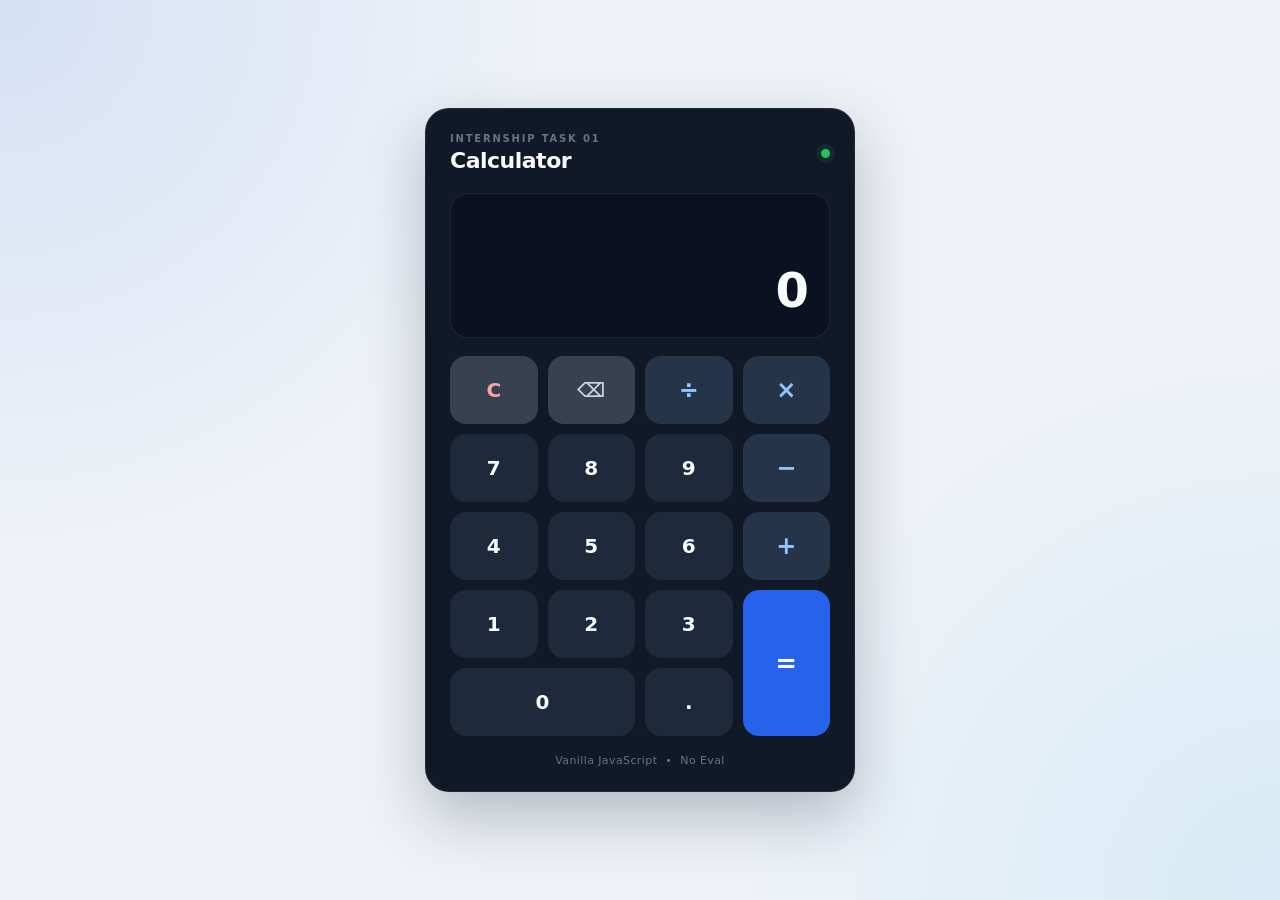
<file: Task1_Calculator/index.html>
<!DOCTYPE html>
<html lang="en">

<head>
    <meta charset="UTF-8">
    <meta name="viewport" content="width=device-width, initial-scale=1.0">

    <meta name="description" content="Professional responsive calculator built with HTML, CSS and Vanilla JavaScript">
    <title>Task 1 | Responsive Calculator</title>

    <link rel="stylesheet" href="style.css">
</head>

<body>

    <main class="calculator-wrapper">

        <section class="calculator" aria-label="Calculator">

            <header class="calculator-header">
                <div>
                    <p class="task-label">INTERNSHIP TASK 01</p>
                    <h1>Calculator</h1>
                </div>

                <span class="status-dot" aria-label="Calculator ready"></span>
            </header>

            <div class="display-container">
                <div
                    class="expression-display"
                    id="expressionDisplay"
                    aria-live="polite">
                </div>

                <div
                    class="result-display"
                    id="resultDisplay"
                    aria-live="assertive">
                    0
                </div>
            </div>

            <div class="button-grid">

                <button class="btn control clear" data-action="clear">
                    C
                </button>

                <button
                    class="btn control backspace"
                    data-action="delete"
                    aria-label="Delete last character">
                    ⌫
                </button>

                <button
                    class="btn operator"
                    data-operator="/"
                    aria-label="Division">
                    ÷
                </button>

                <button class="btn operator" data-operator="*">
                    ×
                </button>


                <button class="btn number" data-number="7">7</button>
                <button class="btn number" data-number="8">8</button>
                <button class="btn number" data-number="9">9</button>

                <button class="btn operator" data-operator="-">
                    −
                </button>


                <button class="btn number" data-number="4">4</button>
                <button class="btn number" data-number="5">5</button>
                <button class="btn number" data-number="6">6</button>

                <button class="btn operator" data-operator="+">
                    +
                </button>


                <button class="btn number" data-number="1">1</button>
                <button class="btn number" data-number="2">2</button>
                <button class="btn number" data-number="3">3</button>

                <button
                    class="btn equals"
                    data-action="calculate"
                    aria-label="Calculate result">
                    =
                </button>


                <button class="btn number zero" data-number="0">
                    0
                </button>

                <button class="btn decimal" data-action="decimal">
                    .
                </button>

            </div>

            <footer class="calculator-footer">
                <span>Vanilla JavaScript</span>
                <span>•</span>
                <span>No Eval</span>
            </footer>

        </section>

    </main>

    <script src="script.js"></script>

</body>

</html>
</file>
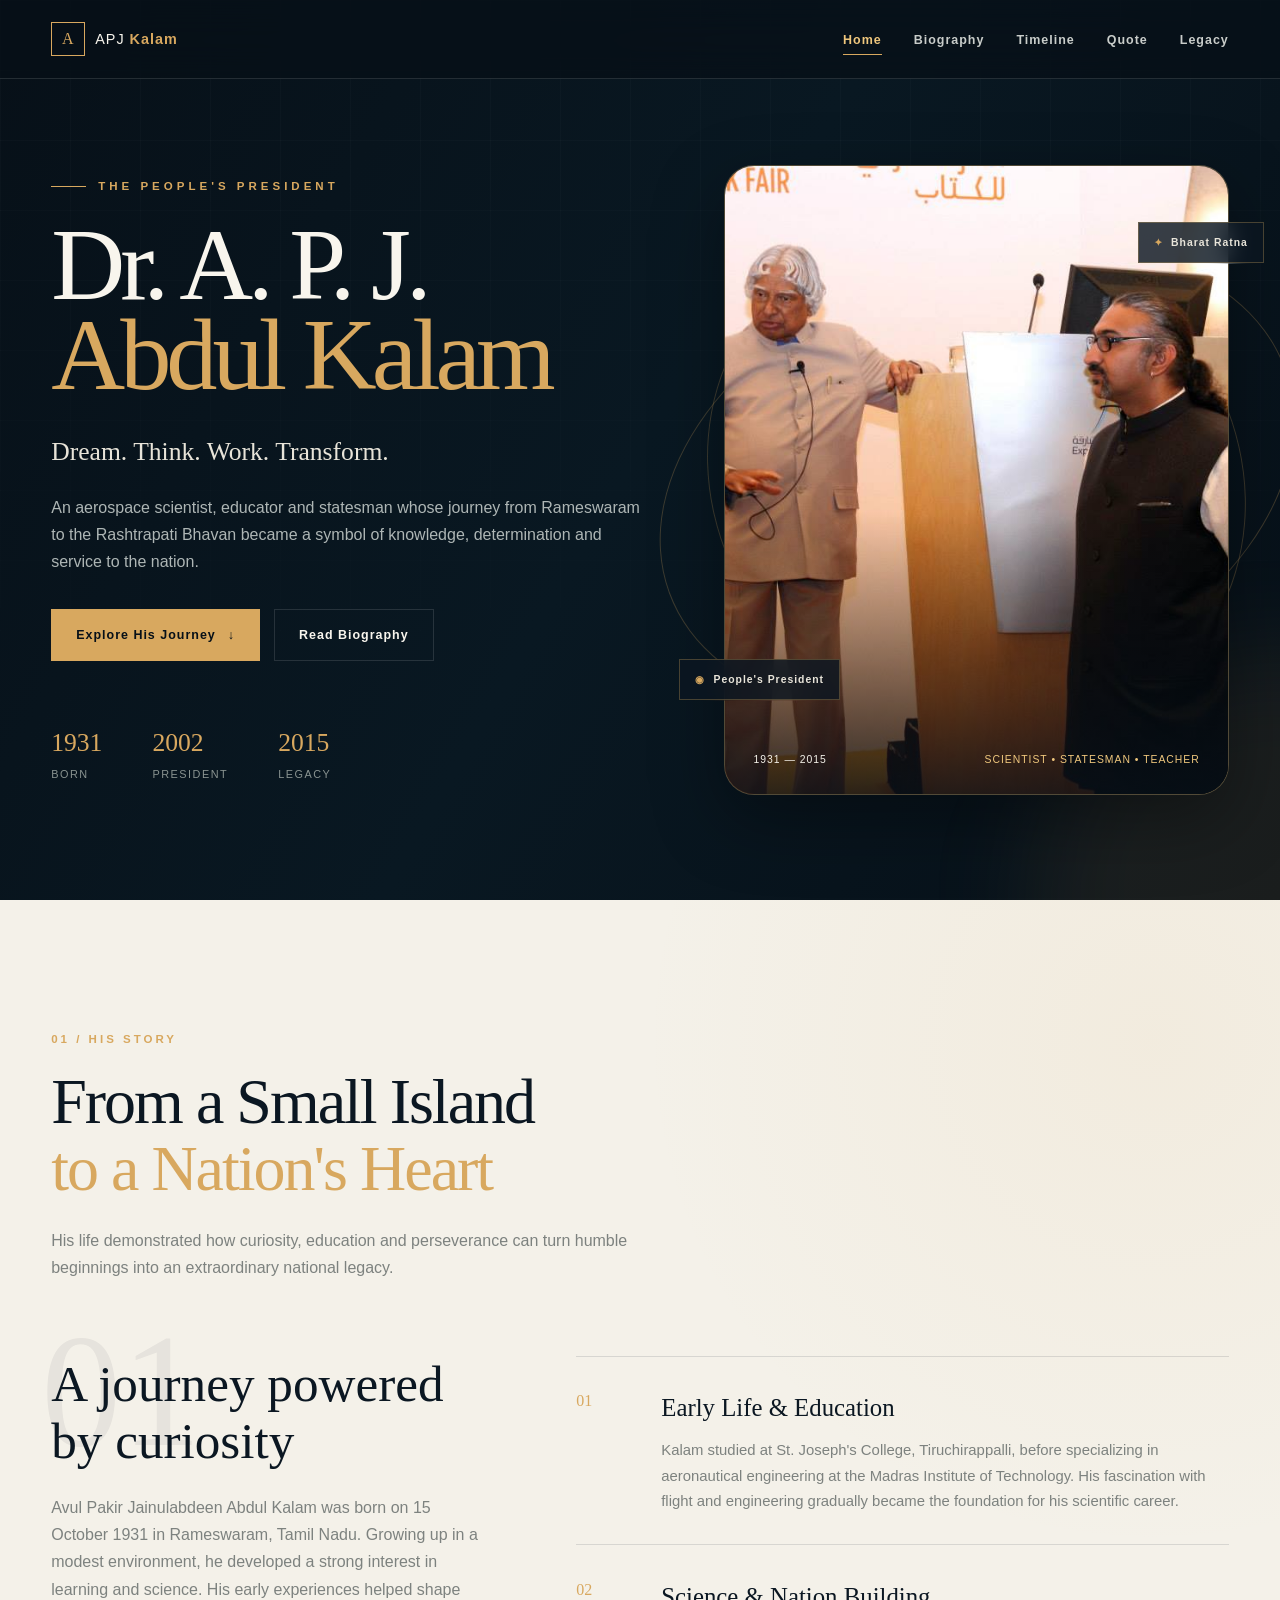
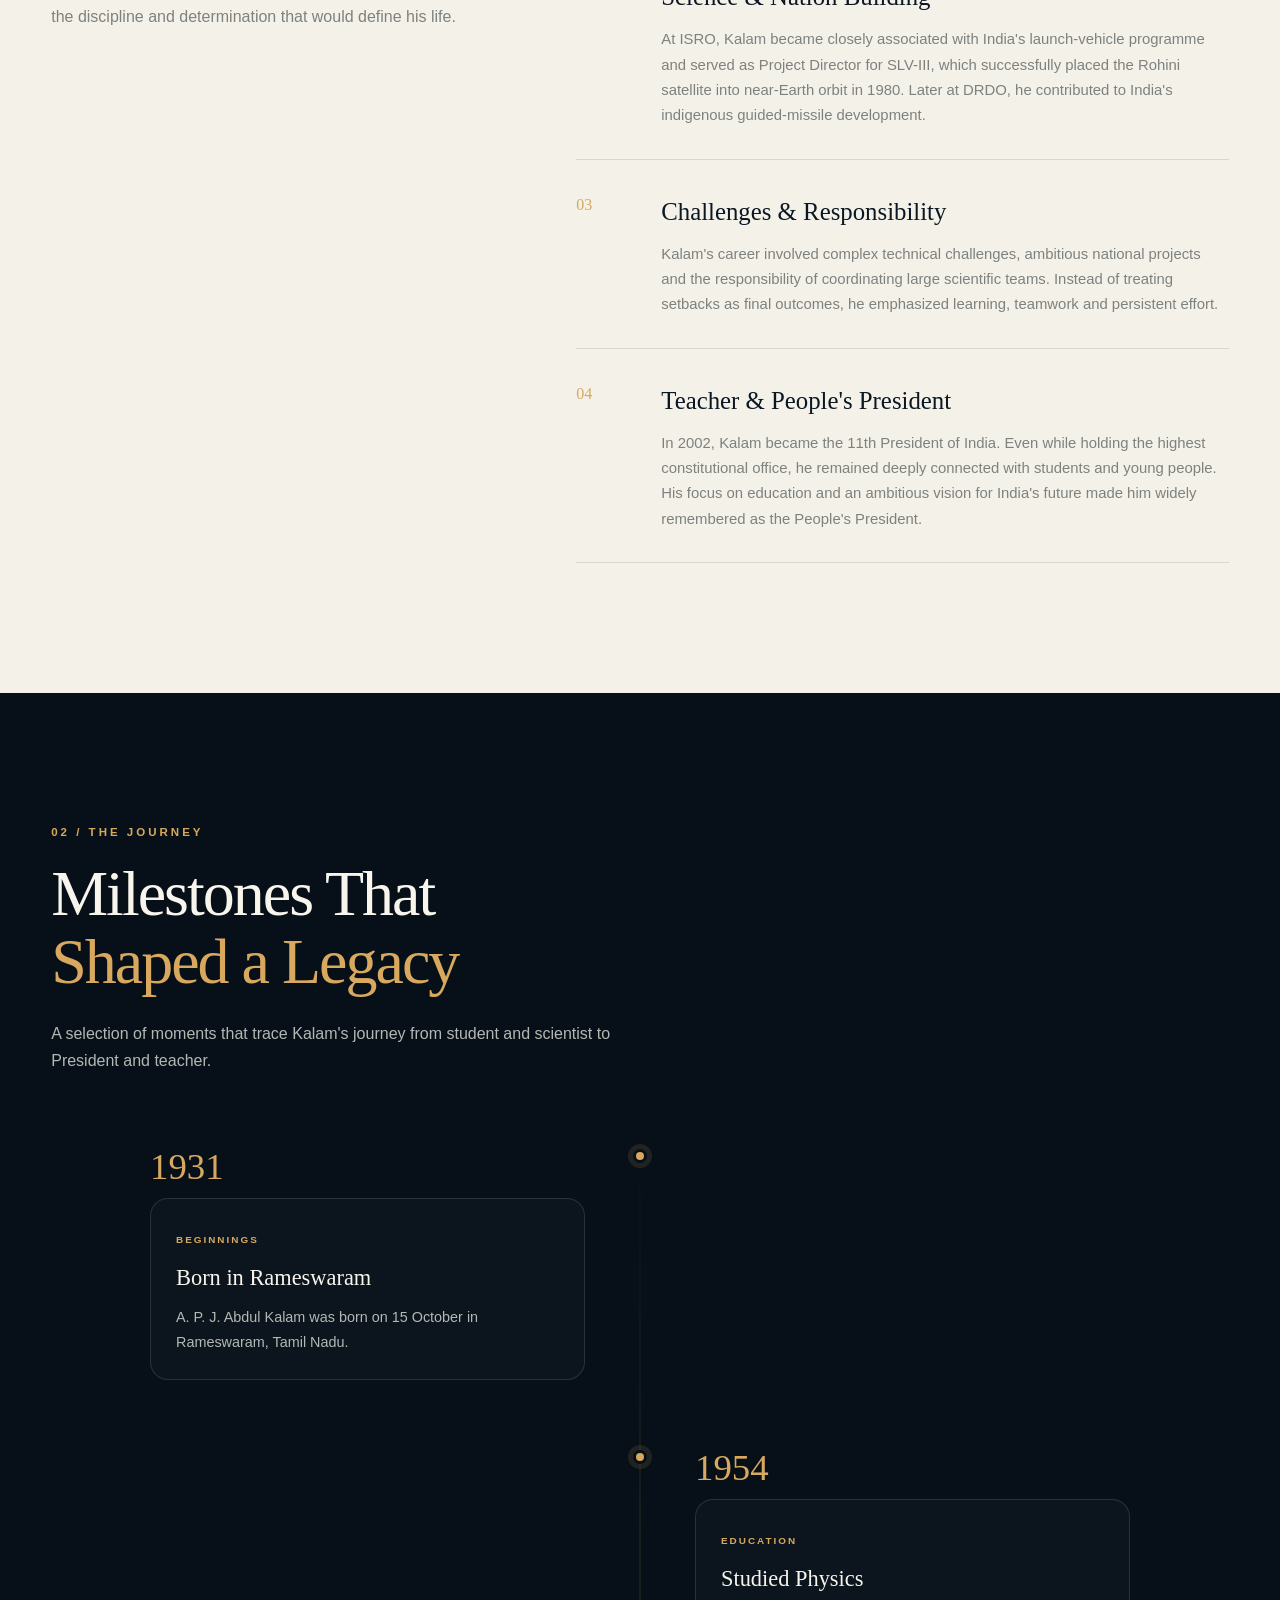
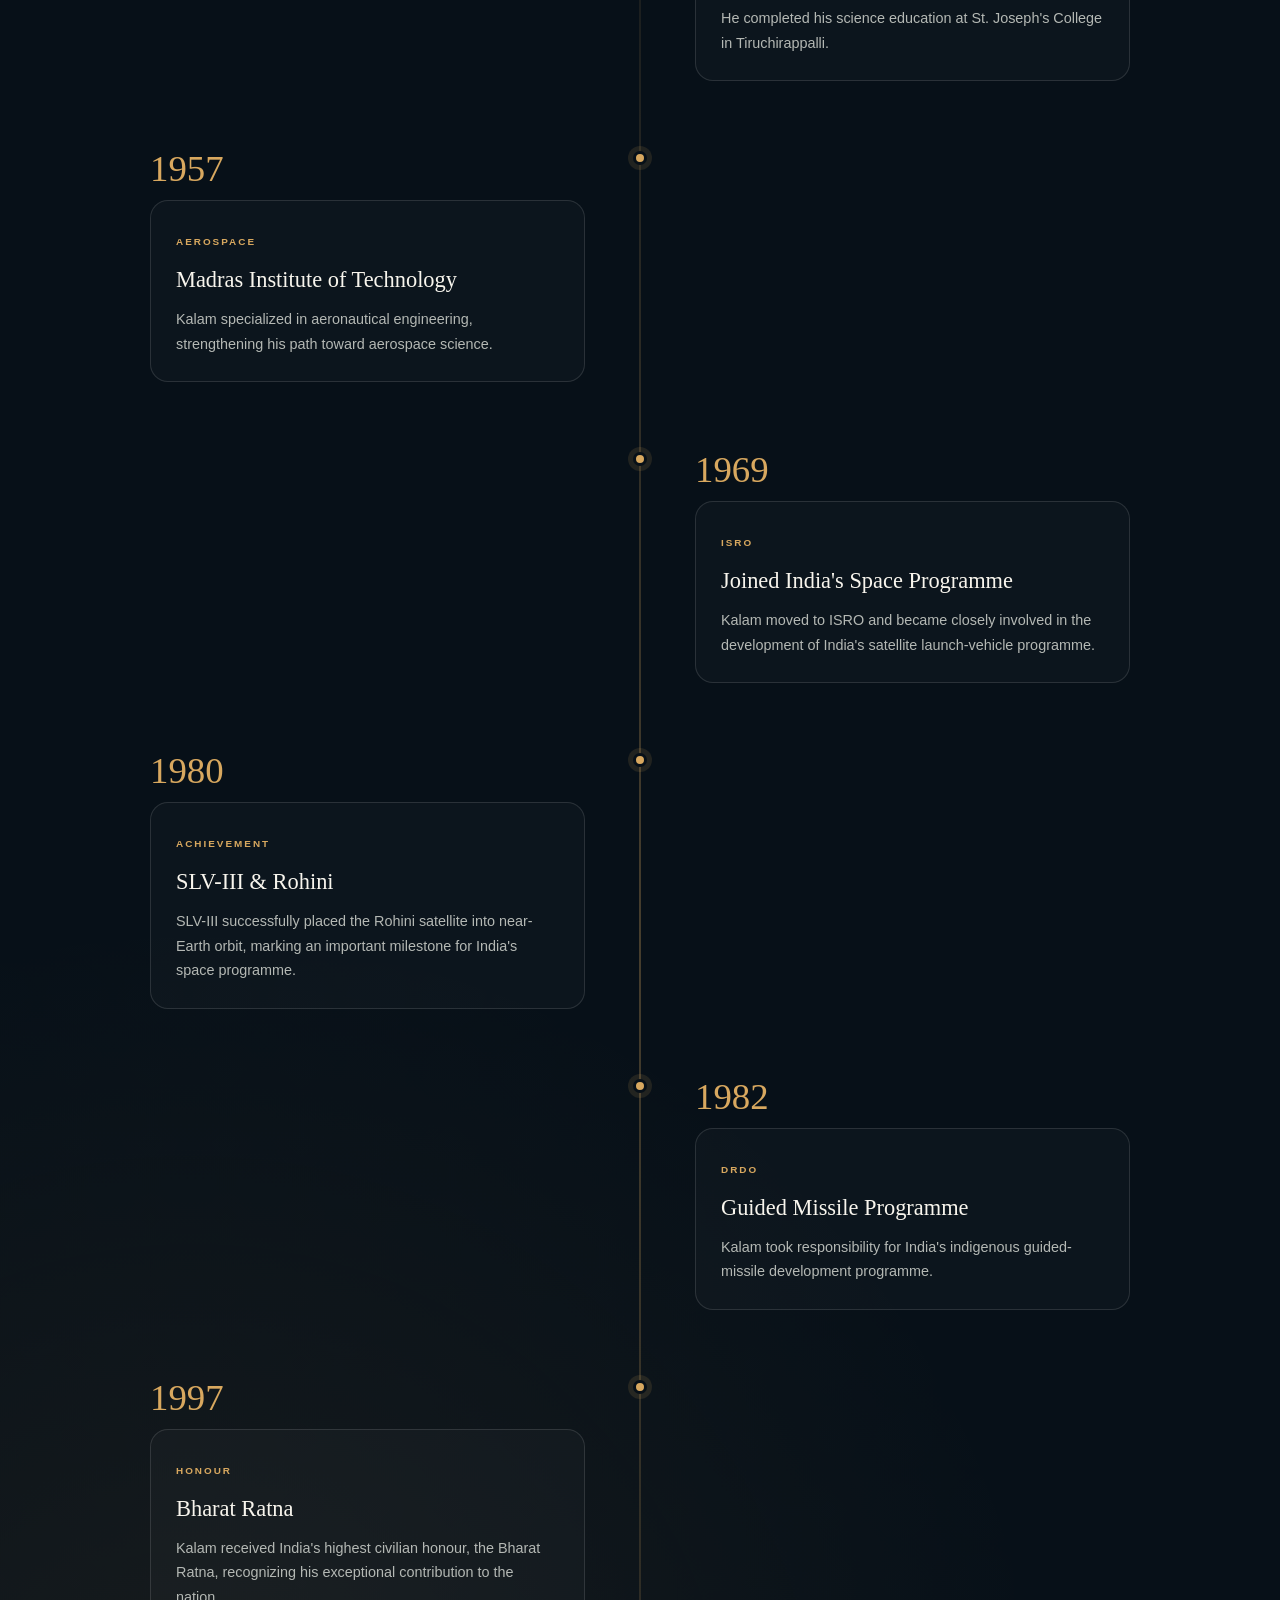
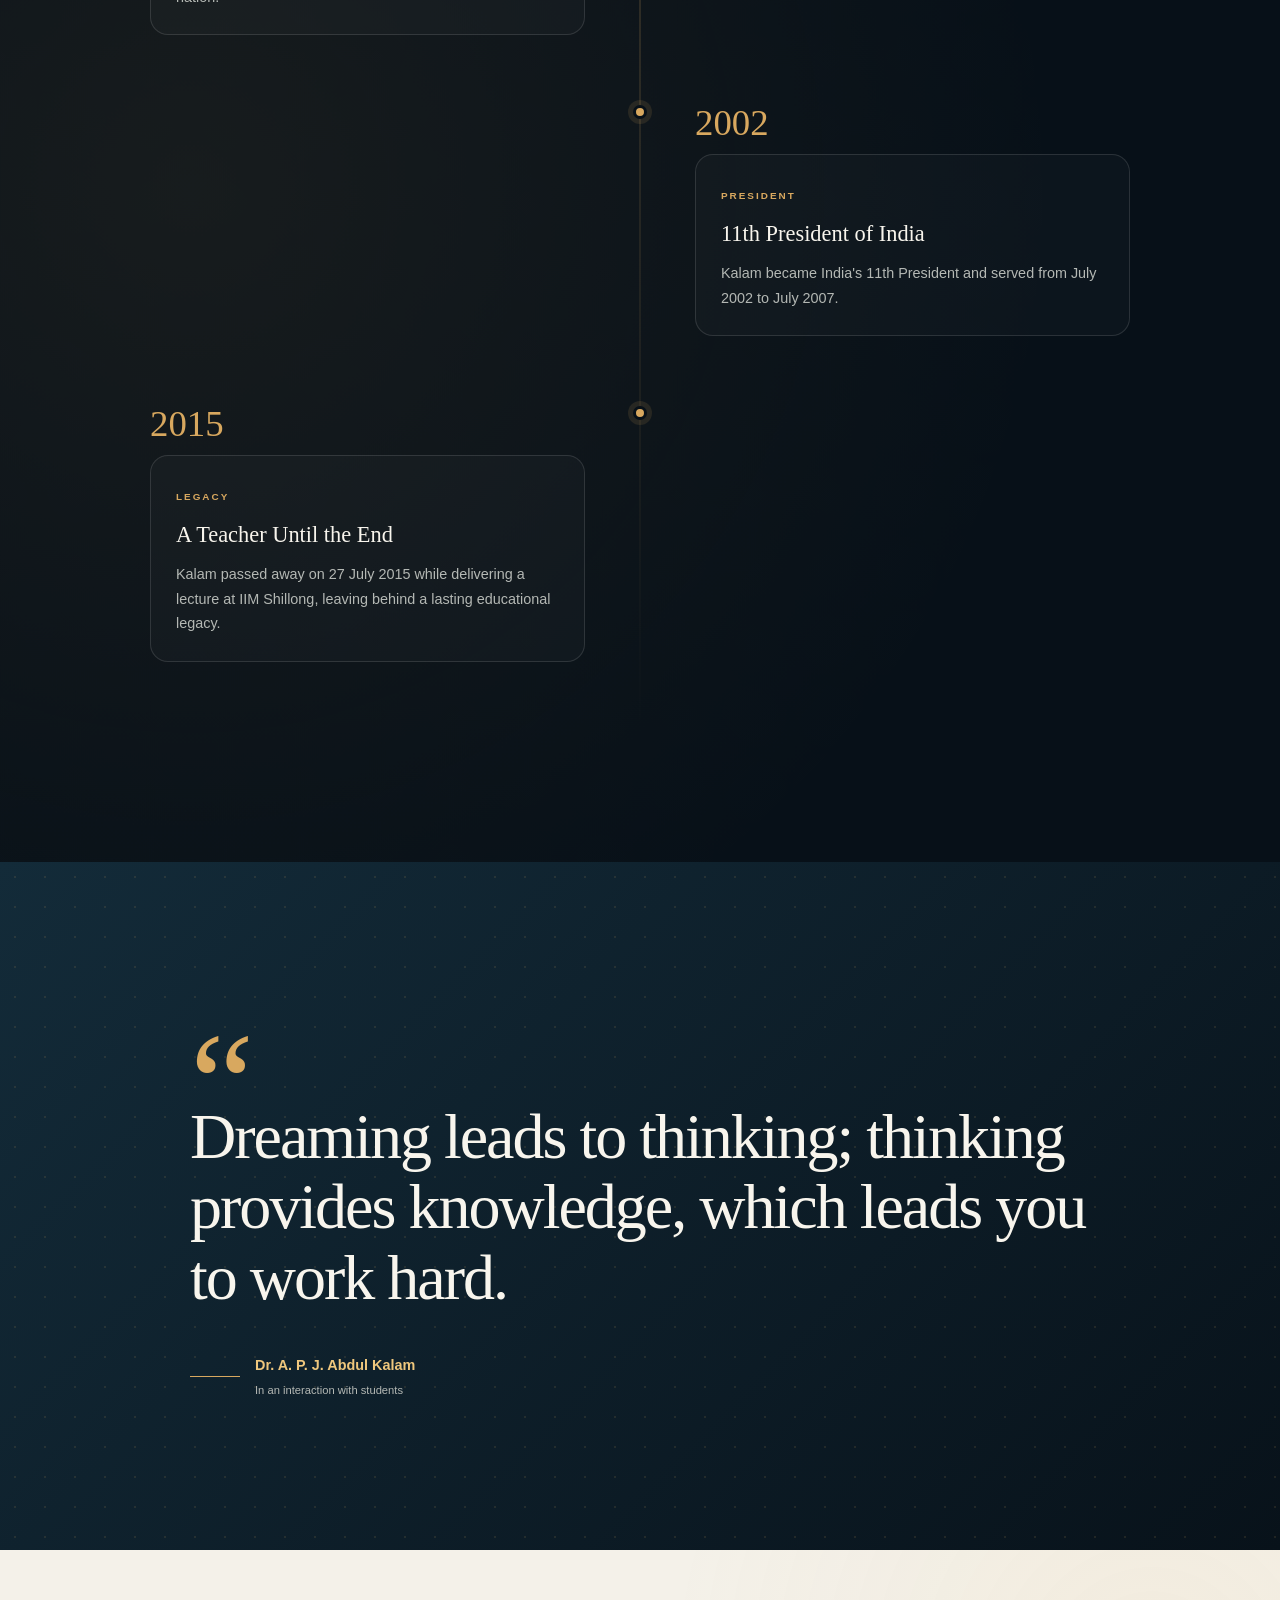
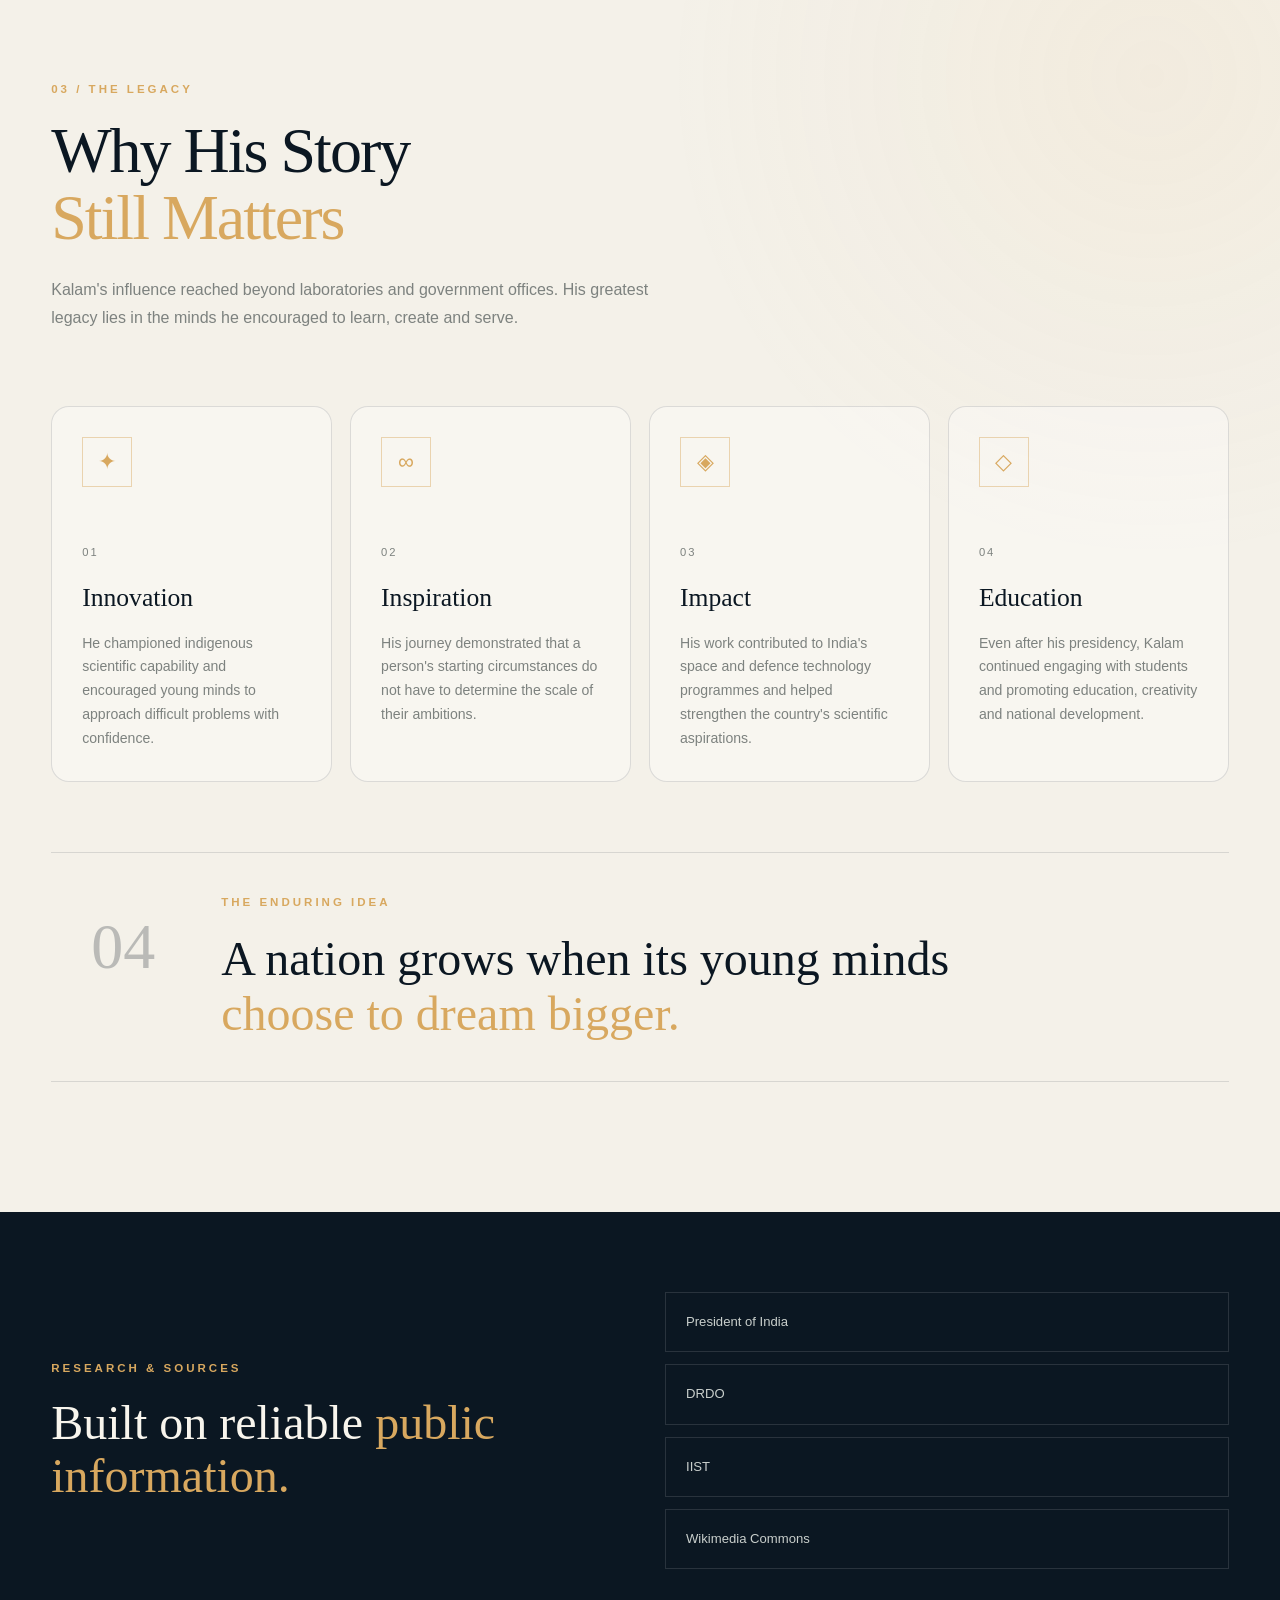
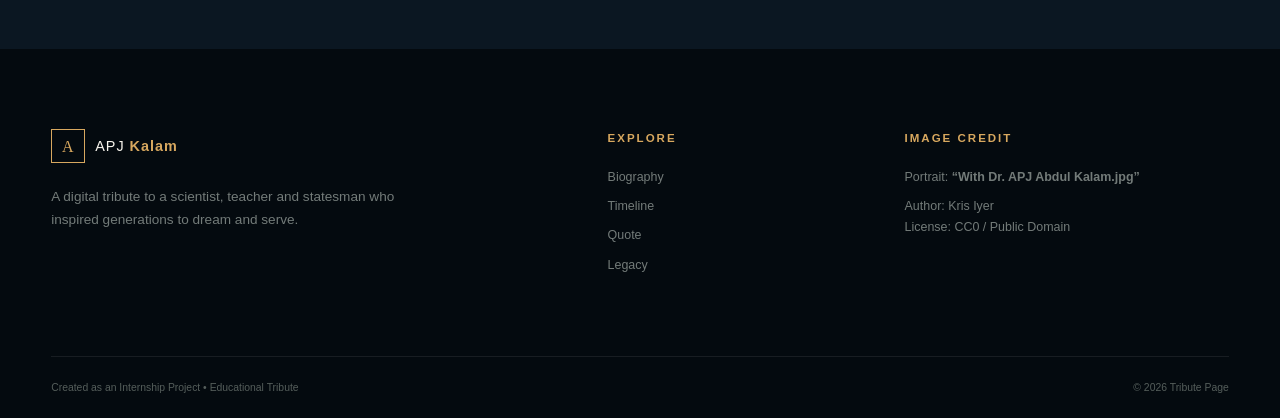
<file: Task2_TributePage/index.html>
<!DOCTYPE html>
<html lang="en">

<head>
    <meta charset="UTF-8">

    <meta name="viewport" content="width=device-width, initial-scale=1.0">

    <meta name="description"
        content="A premium tribute page dedicated to Dr. A. P. J. Abdul Kalam — scientist, educator and former President of India.">

    <meta name="author" content="Internship Project">

    <title>Dr. A. P. J. Abdul Kalam | A Tribute to the People's President</title>

    <link rel="stylesheet" href="style.css">
</head>

<body>

    <header class="site-header">

        <nav class="navbar container" aria-label="Main navigation">

            <a href="#home" class="brand">
                <span class="brand-mark">A</span>
                <span>APJ <strong>Kalam</strong></span>
            </a>

            <button class="menu-toggle"
                type="button"
                aria-label="Open navigation menu"
                aria-expanded="false">
                <span></span>
                <span></span>
                <span></span>
            </button>

            <ul class="nav-links">

                <li>
                    <a href="#home" class="nav-link active">Home</a>
                </li>

                <li>
                    <a href="#biography" class="nav-link">Biography</a>
                </li>

                <li>
                    <a href="#timeline" class="nav-link">Timeline</a>
                </li>

                <li>
                    <a href="#quote" class="nav-link">Quote</a>
                </li>

                <li>
                    <a href="#legacy" class="nav-link">Legacy</a>
                </li>

            </ul>

        </nav>

    </header>

    <main>

        <section class="hero" id="home">

            <div class="hero-grid container">

                <div class="hero-content reveal">

                    <p class="eyebrow">
                        THE PEOPLE'S PRESIDENT
                    </p>

                    <h1>
                        Dr. A. P. J.
                        <span>Abdul Kalam</span>
                    </h1>

                    <p class="hero-tagline">
                        Dream. Think. Work. Transform.
                    </p>

                    <p class="hero-description">
                        An aerospace scientist, educator and statesman whose
                        journey from Rameswaram to the Rashtrapati Bhavan
                        became a symbol of knowledge, determination and
                        service to the nation.
                    </p>

                    <div class="hero-actions">

                        <a href="#timeline" class="btn btn-primary">
                            Explore His Journey
                            <span>↓</span>
                        </a>

                        <a href="#biography" class="btn btn-outline">
                            Read Biography
                        </a>

                    </div>

                    <div class="hero-stats">

                        <div class="stat">
                            <strong>1931</strong>
                            <span>Born</span>
                        </div>

                        <div class="stat">
                            <strong>2002</strong>
                            <span>President</span>
                        </div>

                        <div class="stat">
                            <strong>2015</strong>
                            <span>Legacy</span>
                        </div>

                    </div>

                </div>

                <div class="hero-image-wrap reveal">

                    <div class="image-orbit orbit-one"></div>
                    <div class="image-orbit orbit-two"></div>

                    <div class="hero-image-card">

                        <img
                            src="assets/tribute-image.jpg"
                            alt="Dr. A. P. J. Abdul Kalam, Indian aerospace scientist and former President of India">

                        <div class="image-caption">
                            <span>1931 — 2015</span>
                            <span>Scientist • Statesman • Teacher</span>
                        </div>

                    </div>

                    <div class="floating-badge badge-top">
                        <span>✦</span>
                        Bharat Ratna
                    </div>

                    <div class="floating-badge badge-bottom">
                        <span>◉</span>
                        People's President
                    </div>

                </div>

            </div>

            <div class="hero-glow"></div>

        </section>

        <section class="biography section-light" id="biography">

            <div class="container">

                <div class="section-heading reveal">

                    <p class="section-label">
                        01 / HIS STORY
                    </p>

                    <h2>
                        From a Small Island
                        <span>to a Nation's Heart</span>
                    </h2>

                    <p>
                        His life demonstrated how curiosity, education and
                        perseverance can turn humble beginnings into an
                        extraordinary national legacy.
                    </p>

                </div>

                <div class="bio-layout">

                    <div class="bio-intro reveal">

                        <span class="large-number">01</span>

                        <h3>
                            A journey powered by curiosity
                        </h3>

                        <p>
                            Avul Pakir Jainulabdeen Abdul Kalam was born on
                            15 October 1931 in Rameswaram, Tamil Nadu.
                            Growing up in a modest environment, he developed
                            a strong interest in learning and science.
                            His early experiences helped shape the discipline
                            and determination that would define his life.
                        </p>

                    </div>

                    <div class="bio-content">

                        <article class="bio-card reveal">

                            <span class="card-number">01</span>

                            <div>
                                <h3>Early Life & Education</h3>

                                <p>
                                    Kalam studied at St. Joseph's College,
                                    Tiruchirappalli, before specializing in
                                    aeronautical engineering at the Madras
                                    Institute of Technology. His fascination
                                    with flight and engineering gradually
                                    became the foundation for his scientific
                                    career.
                                </p>
                            </div>

                        </article>

                        <article class="bio-card reveal">

                            <span class="card-number">02</span>

                            <div>
                                <h3>Science & Nation Building</h3>

                                <p>
                                    At ISRO, Kalam became closely associated
                                    with India's launch-vehicle programme and
                                    served as Project Director for SLV-III,
                                    which successfully placed the Rohini
                                    satellite into near-Earth orbit in 1980.
                                    Later at DRDO, he contributed to India's
                                    indigenous guided-missile development.
                                </p>
                            </div>

                        </article>

                        <article class="bio-card reveal">

                            <span class="card-number">03</span>

                            <div>
                                <h3>Challenges & Responsibility</h3>

                                <p>
                                    Kalam's career involved complex technical
                                    challenges, ambitious national projects
                                    and the responsibility of coordinating
                                    large scientific teams. Instead of
                                    treating setbacks as final outcomes,
                                    he emphasized learning, teamwork and
                                    persistent effort.
                                </p>
                            </div>

                        </article>

                        <article class="bio-card reveal">

                            <span class="card-number">04</span>

                            <div>
                                <h3>Teacher & People's President</h3>

                                <p>
                                    In 2002, Kalam became the 11th President
                                    of India. Even while holding the highest
                                    constitutional office, he remained deeply
                                    connected with students and young people.
                                    His focus on education and an ambitious
                                    vision for India's future made him widely
                                    remembered as the People's President.
                                </p>
                            </div>

                        </article>

                    </div>

                </div>

            </div>

        </section>

        <section class="timeline-section" id="timeline">

            <div class="container">

                <div class="section-heading section-heading-dark reveal">

                    <p class="section-label">
                        02 / THE JOURNEY
                    </p>

                    <h2>
                        Milestones That
                        <span>Shaped a Legacy</span>
                    </h2>

                    <p>
                        A selection of moments that trace Kalam's journey
                        from student and scientist to President and teacher.
                    </p>

                </div>

                <div class="timeline">

                    <article class="timeline-item reveal">

                        <div class="timeline-dot"></div>

                        <div class="timeline-year">1931</div>

                        <div class="timeline-card">

                            <span class="timeline-tag">
                                BEGINNINGS
                            </span>

                            <h3>Born in Rameswaram</h3>

                            <p>
                                A. P. J. Abdul Kalam was born on 15 October
                                in Rameswaram, Tamil Nadu.
                            </p>

                        </div>

                    </article>

                    <article class="timeline-item reveal">

                        <div class="timeline-dot"></div>

                        <div class="timeline-year">1954</div>

                        <div class="timeline-card">

                            <span class="timeline-tag">
                                EDUCATION
                            </span>

                            <h3>Studied Physics</h3>

                            <p>
                                He completed his science education at
                                St. Joseph's College in Tiruchirappalli.
                            </p>

                        </div>

                    </article>

                    <article class="timeline-item reveal">

                        <div class="timeline-dot"></div>

                        <div class="timeline-year">1957</div>

                        <div class="timeline-card">

                            <span class="timeline-tag">
                                AEROSPACE
                            </span>

                            <h3>Madras Institute of Technology</h3>

                            <p>
                                Kalam specialized in aeronautical engineering,
                                strengthening his path toward aerospace science.
                            </p>

                        </div>

                    </article>

                    <article class="timeline-item reveal">

                        <div class="timeline-dot"></div>

                        <div class="timeline-year">1969</div>

                        <div class="timeline-card">

                            <span class="timeline-tag">
                                ISRO
                            </span>

                            <h3>Joined India's Space Programme</h3>

                            <p>
                                Kalam moved to ISRO and became closely involved
                                in the development of India's satellite
                                launch-vehicle programme.
                            </p>

                        </div>

                    </article>

                    <article class="timeline-item reveal">

                        <div class="timeline-dot"></div>

                        <div class="timeline-year">1980</div>

                        <div class="timeline-card">

                            <span class="timeline-tag">
                                ACHIEVEMENT
                            </span>

                            <h3>SLV-III & Rohini</h3>

                            <p>
                                SLV-III successfully placed the Rohini satellite
                                into near-Earth orbit, marking an important
                                milestone for India's space programme.
                            </p>

                        </div>

                    </article>

                    <article class="timeline-item reveal">

                        <div class="timeline-dot"></div>

                        <div class="timeline-year">1982</div>

                        <div class="timeline-card">

                            <span class="timeline-tag">
                                DRDO
                            </span>

                            <h3>Guided Missile Programme</h3>

                            <p>
                                Kalam took responsibility for India's indigenous
                                guided-missile development programme.
                            </p>

                        </div>

                    </article>

                    <article class="timeline-item reveal">

                        <div class="timeline-dot"></div>

                        <div class="timeline-year">1997</div>

                        <div class="timeline-card">

                            <span class="timeline-tag">
                                HONOUR
                            </span>

                            <h3>Bharat Ratna</h3>

                            <p>
                                Kalam received India's highest civilian honour,
                                the Bharat Ratna, recognizing his exceptional
                                contribution to the nation.
                            </p>

                        </div>

                    </article>

                    <article class="timeline-item reveal">

                        <div class="timeline-dot"></div>

                        <div class="timeline-year">2002</div>

                        <div class="timeline-card">

                            <span class="timeline-tag">
                                PRESIDENT
                            </span>

                            <h3>11th President of India</h3>

                            <p>
                                Kalam became India's 11th President and served
                                from July 2002 to July 2007.
                            </p>

                        </div>

                    </article>

                    <article class="timeline-item reveal">

                        <div class="timeline-dot"></div>

                        <div class="timeline-year">2015</div>

                        <div class="timeline-card">

                            <span class="timeline-tag">
                                LEGACY
                            </span>

                            <h3>A Teacher Until the End</h3>

                            <p>
                                Kalam passed away on 27 July 2015 while
                                delivering a lecture at IIM Shillong,
                                leaving behind a lasting educational legacy.
                            </p>

                        </div>

                    </article>

                </div>

            </div>

        </section>

        <section class="quote-section" id="quote">

            <div class="quote-pattern"></div>

            <div class="container">

                <div class="quote-content reveal">

                    <span class="quote-mark">“</span>

                    <p class="quote-text">
                        Dreaming leads to thinking; thinking provides
                        knowledge, which leads you to work hard.
                    </p>

                    <div class="quote-author">

                        <span class="quote-line"></span>

                        <div>
                            <strong>Dr. A. P. J. Abdul Kalam</strong>
                            <small>
                                In an interaction with students
                            </small>
                        </div>

                    </div>

                </div>

            </div>

        </section>

        <section class="legacy-section section-light" id="legacy">

            <div class="container">

                <div class="section-heading reveal">

                    <p class="section-label">
                        03 / THE LEGACY
                    </p>

                    <h2>
                        Why His Story
                        <span>Still Matters</span>
                    </h2>

                    <p>
                        Kalam's influence reached beyond laboratories and
                        government offices. His greatest legacy lies in the
                        minds he encouraged to learn, create and serve.
                    </p>

                </div>

                <div class="legacy-grid">

                    <article class="legacy-card reveal">

                        <div class="legacy-icon">✦</div>

                        <span>01</span>

                        <h3>Innovation</h3>

                        <p>
                            He championed indigenous scientific capability
                            and encouraged young minds to approach difficult
                            problems with confidence.
                        </p>

                    </article>

                    <article class="legacy-card reveal">

                        <div class="legacy-icon">∞</div>

                        <span>02</span>

                        <h3>Inspiration</h3>

                        <p>
                            His journey demonstrated that a person's starting
                            circumstances do not have to determine the scale
                            of their ambitions.
                        </p>

                    </article>

                    <article class="legacy-card reveal">

                        <div class="legacy-icon">◈</div>

                        <span>03</span>

                        <h3>Impact</h3>

                        <p>
                            His work contributed to India's space and defence
                            technology programmes and helped strengthen the
                            country's scientific aspirations.
                        </p>

                    </article>

                    <article class="legacy-card reveal">

                        <div class="legacy-icon">◇</div>

                        <span>04</span>

                        <h3>Education</h3>

                        <p>
                            Even after his presidency, Kalam continued engaging
                            with students and promoting education, creativity
                            and national development.
                        </p>

                    </article>

                </div>

                <div class="legacy-statement reveal">

                    <div class="statement-number">
                        04
                    </div>

                    <div>

                        <p class="section-label">
                            THE ENDURING IDEA
                        </p>

                        <h3>
                            A nation grows when its young minds
                            <span>choose to dream bigger.</span>
                        </h3>

                    </div>

                </div>

            </div>

        </section>

        <section class="sources-section">

            <div class="container">

                <div class="sources-inner reveal">

                    <div>
                        <p class="section-label">
                            RESEARCH & SOURCES
                        </p>

                        <h2>
                            Built on reliable
                            <span>public information.</span>
                        </h2>
                    </div>

                    <div class="source-list">

                        <a href="https://presidentofindia.nic.in/dr-apj-abdul-kalam-profile"
                            target="_blank"
                            rel="noopener noreferrer">
                            President of India
                        </a>

                        <a href="https://drdo.gov.in/drdo/dr-apj-abdul-kalam"
                            target="_blank"
                            rel="noopener noreferrer">
                            DRDO
                        </a>

                        <a href="https://www.iist.ac.in/biodata-drkalam"
                            target="_blank"
                            rel="noopener noreferrer">
                            IIST
                        </a>

                        <a href="https://commons.wikimedia.org/wiki/File:With_Dr._APJ_Abdul_Kalam.jpg"
                            target="_blank"
                            rel="noopener noreferrer">
                            Wikimedia Commons
                        </a>

                    </div>

                </div>

            </div>

        </section>

    </main>

    <footer class="footer">

        <div class="container footer-grid">

            <div>

                <a href="#home" class="brand footer-brand">

                    <span class="brand-mark">A</span>

                    <span>
                        APJ <strong>Kalam</strong>
                    </span>

                </a>

                <p>
                    A digital tribute to a scientist, teacher and statesman
                    who inspired generations to dream and serve.
                </p>

            </div>

            <div class="footer-column">

                <h3>Explore</h3>

                <a href="#biography">Biography</a>
                <a href="#timeline">Timeline</a>
                <a href="#quote">Quote</a>
                <a href="#legacy">Legacy</a>

            </div>

            <div class="footer-column">

                <h3>Image Credit</h3>

                <p>
                    Portrait:
                    <strong>“With Dr. APJ Abdul Kalam.jpg”</strong>
                </p>

                <p>
                    Author: Kris Iyer<br>
                    License: CC0 / Public Domain
                </p>

            </div>

        </div>

        <div class="footer-bottom container">

            <p>
                Created as an Internship Project • Educational Tribute
            </p>

            <p>
                © <span id="currentYear"></span> Tribute Page
            </p>

        </div>

    </footer>

    <button
        class="back-to-top"
        type="button"
        aria-label="Back to top">
        ↑
    </button>

    <script src="script.js"></script>

</body>

</html>
</file>
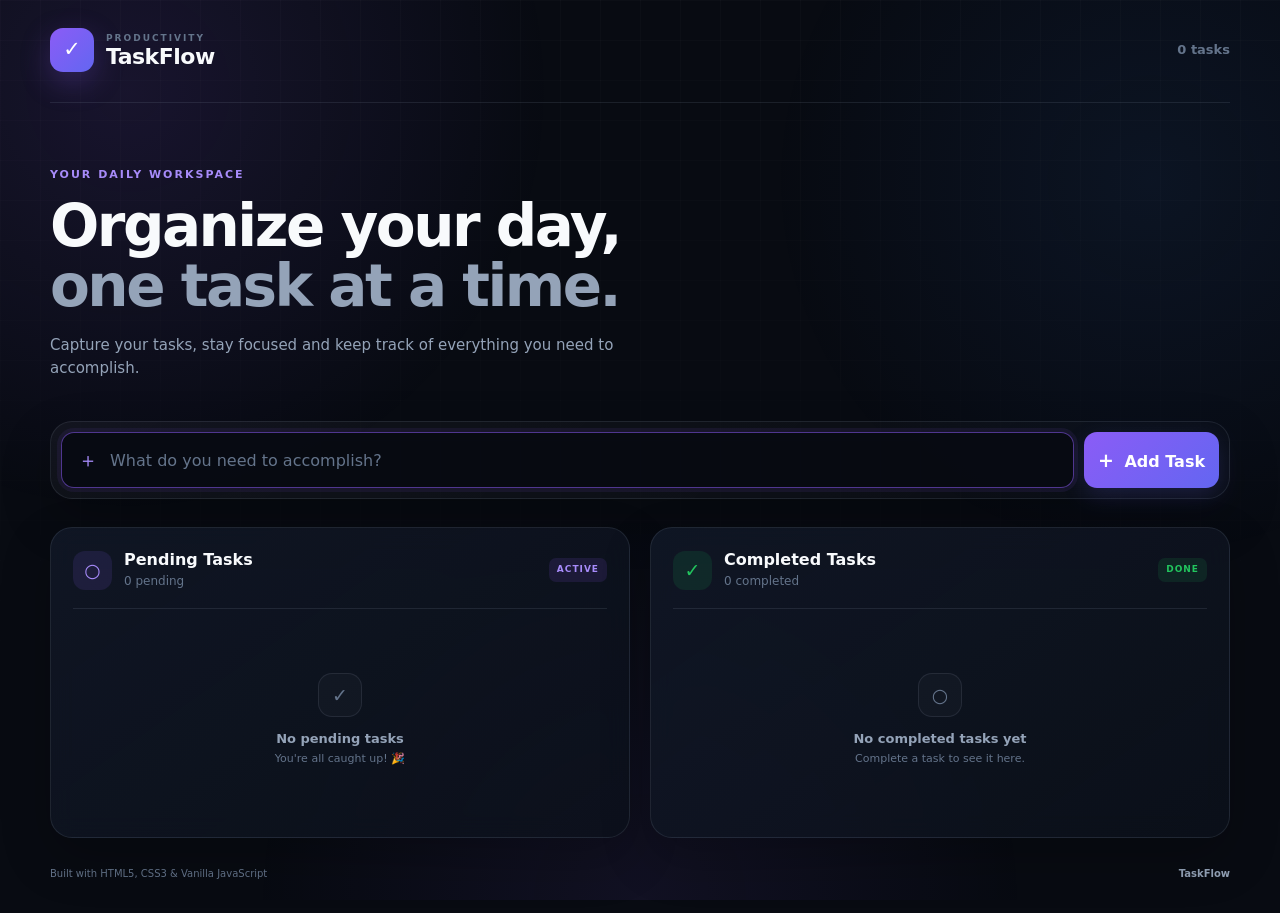
<file: Task3_ToDoList/index.html>
<!DOCTYPE html>
<html lang="en">

<head>
    <meta charset="UTF-8">
    <meta name="viewport" content="width=device-width, initial-scale=1.0">

    <meta name="description"
        content="A modern responsive To-Do application for managing pending and completed tasks.">

    <meta name="theme-color" content="#111827">

    <title>TaskFlow — To-Do App</title>

    <link rel="stylesheet" href="style.css">
</head>

<body>

    <div class="app-background"></div>

    <main class="app-container">

        <header class="app-header">
            <div class="brand">
                <div class="brand-icon" aria-hidden="true">✓</div>

                <div>
                    <p class="eyebrow">PRODUCTIVITY</p>
                    <h1>TaskFlow</h1>
                </div>
            </div>

            <div class="header-info">
                <span id="totalTasks">0 tasks</span>
            </div>
        </header>

        <section class="hero-section">
            <div>
                <p class="hero-label">YOUR DAILY WORKSPACE</p>

                <h2>
                    Organize your day,
                    <span>one task at a time.</span>
                </h2>

                <p class="hero-description">
                    Capture your tasks, stay focused and keep track of everything
                    you need to accomplish.
                </p>
            </div>
        </section>

        <section class="task-input-card" aria-label="Add a new task">

            <form id="taskForm" class="task-form">

                <div class="input-wrapper">
                    <label for="taskInput" class="sr-only">
                        Enter a new task
                    </label>

                    <span class="input-icon" aria-hidden="true">＋</span>

                    <input
                        type="text"
                        id="taskInput"
                        name="task"
                        maxlength="500"
                        autocomplete="off"
                        placeholder="What do you need to accomplish?"
                        aria-label="New task"
                    >
                </div>

                <button type="submit" class="add-task-btn">
                    <span>+</span>
                    Add Task
                </button>

            </form>

            <p id="inputError" class="input-error" role="alert"></p>

        </section>

        <section class="tasks-grid">
            <section class="task-section pending-section">

                <div class="section-header">

                    <div class="section-title-group">
                        <div class="section-icon pending-icon" aria-hidden="true">
                            ○
                        </div>

                        <div>
                            <h3>Pending Tasks</h3>
                            <p id="pendingCount">0 pending</p>
                        </div>
                    </div>

                    <span class="status-badge pending-badge">
                        ACTIVE
                    </span>

                </div>

                <div
                    id="pendingTasks"
                    class="task-list"
                    aria-live="polite"
                ></div>

                <div id="pendingEmpty" class="empty-state">
                    <div class="empty-icon">✓</div>

                    <h4>No pending tasks</h4>

                    <p>
                        You're all caught up! 🎉
                    </p>
                </div>

            </section>

            <!-- Completed Tasks -->
            <section class="task-section completed-section">

                <div class="section-header">

                    <div class="section-title-group">
                        <div class="section-icon completed-icon" aria-hidden="true">
                            ✓
                        </div>

                        <div>
                            <h3>Completed Tasks</h3>
                            <p id="completedCount">0 completed</p>
                        </div>
                    </div>

                    <span class="status-badge completed-badge">
                        DONE
                    </span>

                </div>

                <div
                    id="completedTasks"
                    class="task-list"
                    aria-live="polite"
                ></div>

                <div id="completedEmpty" class="empty-state">
                    <div class="empty-icon">○</div>

                    <h4>No completed tasks yet</h4>

                    <p>
                        Complete a task to see it here.
                    </p>
                </div>

            </section>

        </section>

    
        <footer class="app-footer">
            <p>
                Built with HTML5, CSS3 & Vanilla JavaScript
            </p>

            <span>TaskFlow</span>
        </footer>

    </main>

    <script src="script.js" defer></script>
</body>

</html>
</file>
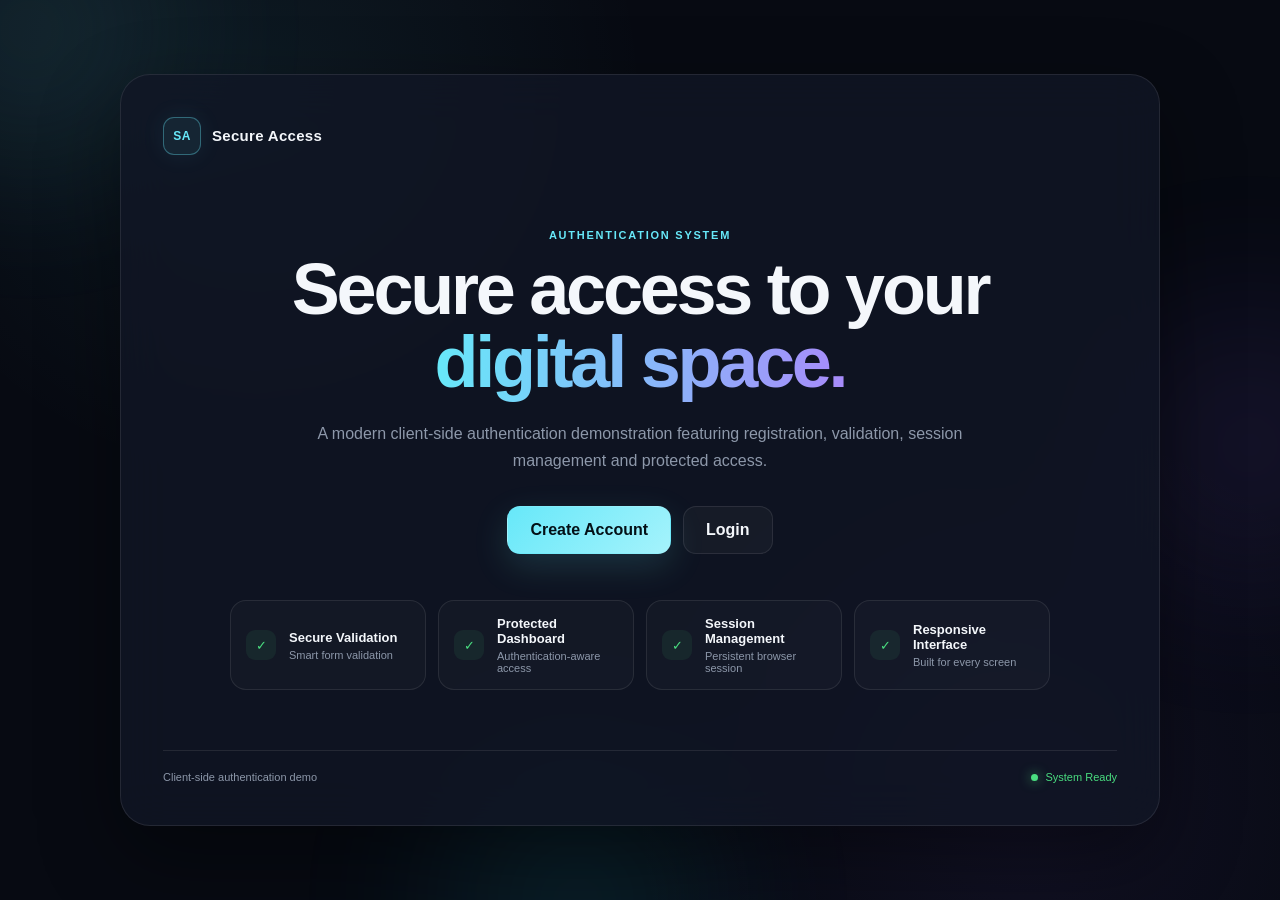
<file: Task4_LoginAuth/index.html>
<!DOCTYPE html>
<html lang="en">
<head>
    <meta charset="UTF-8">
    <meta name="viewport" content="width=device-width, initial-scale=1.0">
    <meta name="description" content="Secure Access authentication demonstration system">
    <title>Secure Access | Authentication System</title>
    <link rel="stylesheet" href="style.css">
</head>
<body data-page="home">
    <div class="background">
        <span class="orb orb-one"></span>
        <span class="orb orb-two"></span>
        <span class="orb orb-three"></span>
    </div>

    <main class="landing-page">
        <section class="landing-card">
            <div class="brand">
                <div class="brand-mark">SA</div>
                <span>Secure Access</span>
            </div>

            <div class="landing-content">
                <span class="eyebrow">AUTHENTICATION SYSTEM</span>
                <h1>Secure access to your <span>digital space.</span></h1>
                <p>
                    A modern client-side authentication demonstration featuring
                    registration, validation, session management and protected access.
                </p>

                <div class="landing-actions">
                    <a href="register.html" class="btn btn-primary">Create Account</a>
                    <a href="login.html" class="btn btn-secondary">Login</a>
                </div>

                <div class="feature-grid">
                    <div class="feature-item">
                        <span class="feature-icon">✓</span>
                        <div>
                            <strong>Secure Validation</strong>
                            <small>Smart form validation</small>
                        </div>
                    </div>

                    <div class="feature-item">
                        <span class="feature-icon">✓</span>
                        <div>
                            <strong>Protected Dashboard</strong>
                            <small>Authentication-aware access</small>
                        </div>
                    </div>

                    <div class="feature-item">
                        <span class="feature-icon">✓</span>
                        <div>
                            <strong>Session Management</strong>
                            <small>Persistent browser session</small>
                        </div>
                    </div>

                    <div class="feature-item">
                        <span class="feature-icon">✓</span>
                        <div>
                            <strong>Responsive Interface</strong>
                            <small>Built for every screen</small>
                        </div>
                    </div>
                </div>
            </div>

            <div class="landing-footer">
                <span>Client-side authentication demo</span>
                <span class="status-dot">System Ready</span>
            </div>
        </section>
    </main>

    <script src="script.js"></script>
</body>
</html>
</file>
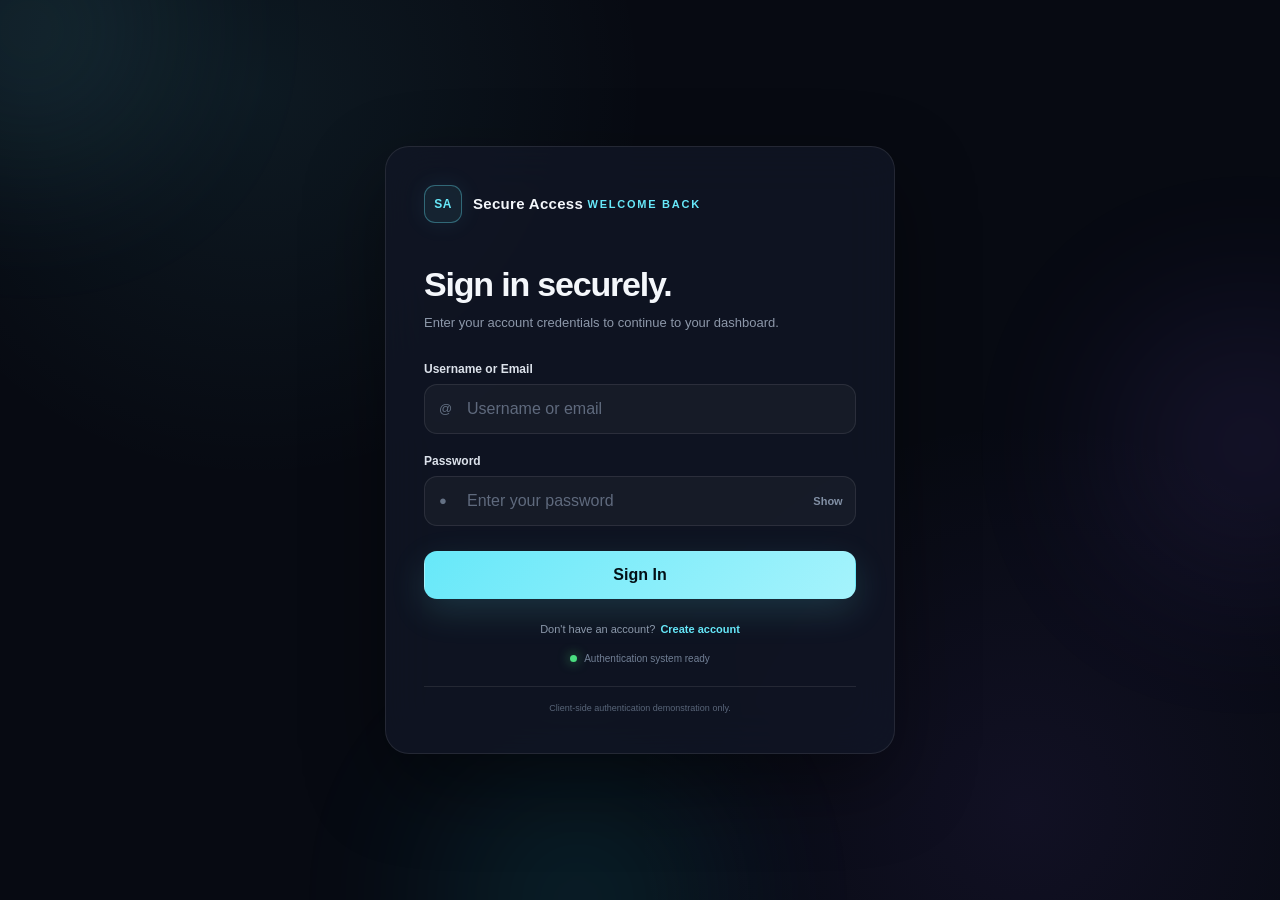
<file: Task4_LoginAuth/dashboard.html>
<!DOCTYPE html>
<html lang="en">
<head>
    <meta charset="UTF-8">
    <meta name="viewport" content="width=device-width, initial-scale=1.0">
    <meta name="description" content="Secure Access protected dashboard">
    <title>Dashboard | Secure Access</title>
    <link rel="stylesheet" href="style.css">
</head>
<body data-page="dashboard">
    <div class="background">
        <span class="orb orb-one"></span>
        <span class="orb orb-two"></span>
        <span class="orb orb-three"></span>
    </div>

    <main class="dashboard-page">
        <nav class="dashboard-nav">
            <a href="dashboard.html" class="brand">
                <div class="brand-mark">SA</div>
                <span>Secure Access</span>
            </a>

            <button type="button" id="logoutButton" class="logout-button">
                <span>Logout</span>
                <span>↗</span>
            </button>
        </nav>

        <section class="dashboard-content">
            <div class="dashboard-heading">
                <div>
                    <span class="eyebrow">PROTECTED AREA</span>
                    <h1>Welcome back, <span id="dashboardUsername">User</span></h1>
                    <p>Your authenticated session is currently active.</p>
                </div>

                <div class="auth-badge">
                    <span class="status-dot"></span>
                    Authentication Active
                </div>
            </div>

            <div class="dashboard-grid">
                <article class="dashboard-card profile-card">
                    <div class="card-top">
                        <div class="card-icon">◎</div>
                        <span class="card-label">ACCOUNT</span>
                    </div>

                    <div class="profile-avatar" id="profileAvatar">U</div>

                    <h2 id="profileUsername">User</h2>
                    <p id="profileEmail">user@example.com</p>

                    <div class="account-status">
                        <span class="status-dot"></span>
                        Account Active
                    </div>
                </article>

                <article class="dashboard-card">
                    <div class="card-top">
                        <div class="card-icon">✓</div>
                        <span class="card-label">SECURITY</span>
                    </div>

                    <h2>Authenticated</h2>
                    <p>Your account is currently active and authenticated in this browser.</p>

                    <div class="info-row">
                        <span>Account status</span>
                        <strong>Active</strong>
                    </div>

                    <div class="info-row">
                        <span>Access level</span>
                        <strong>Protected</strong>
                    </div>
                </article>

                <article class="dashboard-card">
                    <div class="card-top">
                        <div class="card-icon">◷</div>
                        <span class="card-label">SESSION</span>
                    </div>

                    <h2>Current Session</h2>
                    <p>This browser currently has an authenticated session.</p>

                    <div class="session-status">
                        <span class="status-pulse"></span>
                        <div>
                            <strong>Session Active</strong>
                            <small>Authentication state verified</small>
                        </div>
                    </div>
                </article>

                <article class="dashboard-card dashboard-wide">
                    <div class="card-top">
                        <div class="card-icon">◆</div>
                        <span class="card-label">SYSTEM</span>
                    </div>

                    <div class="system-content">
                        <div>
                            <h2>Secure Access Control</h2>
                            <p>
                                You are viewing a protected page. Authentication state,
                                account information and session access are managed through
                                browser localStorage for this demonstration.
                            </p>
                        </div>

                        <div class="system-chip">
                            <span class="status-dot"></span>
                            System Operational
                        </div>
                    </div>
                </article>
            </div>

            <div class="dashboard-disclaimer">
                This project demonstrates client-side authentication using localStorage.
                It is not suitable for production authentication or sensitive user data.
            </div>
        </section>
    </main>

    <script src="script.js"></script>
</body>
</html>
</file>
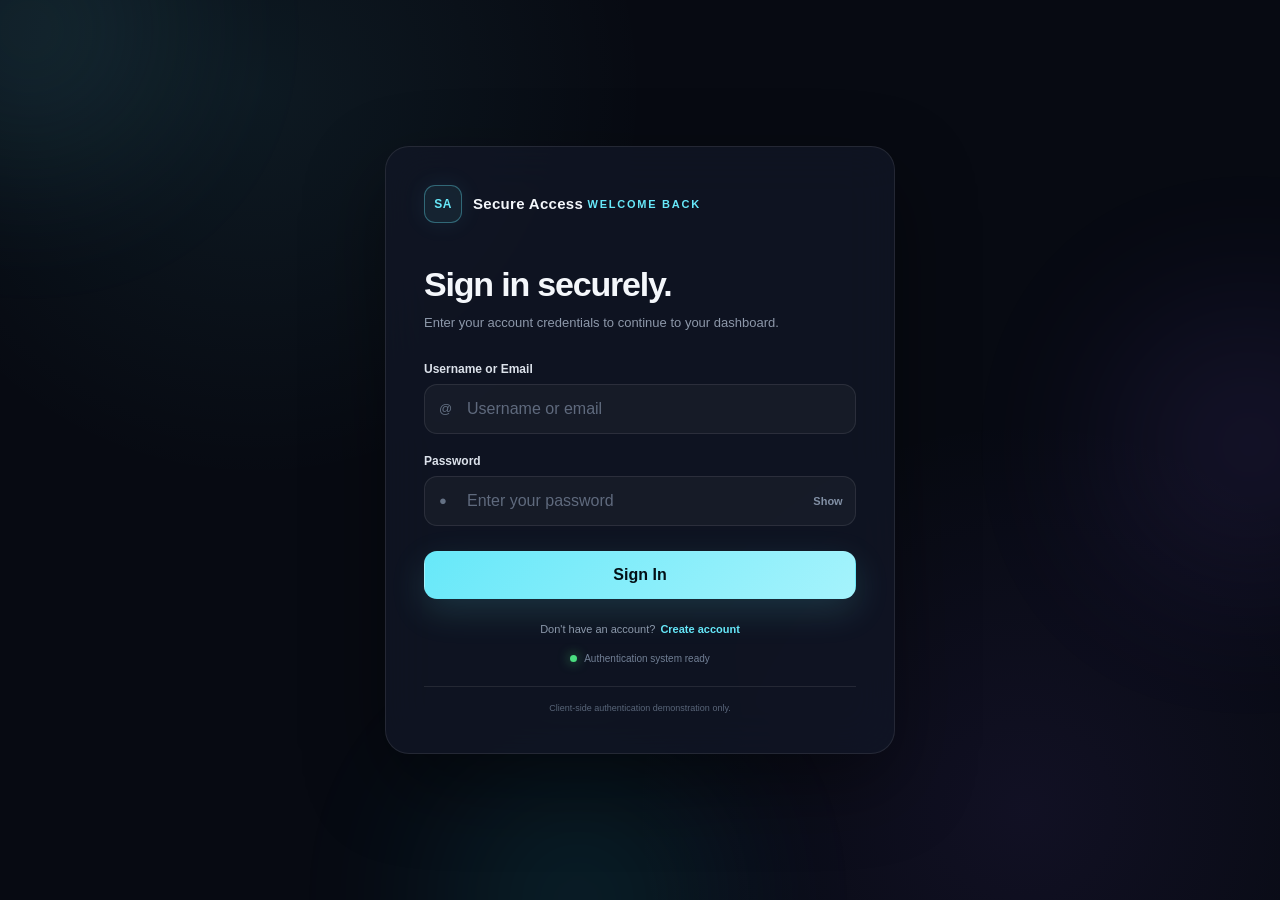
<file: Task4_LoginAuth/login.html>
<!DOCTYPE html>
<html lang="en">
<head>
    <meta charset="UTF-8">
    <meta name="viewport" content="width=device-width, initial-scale=1.0">
    <meta name="description" content="Sign in to Secure Access">
    <title>Login | Secure Access</title>
    <link rel="stylesheet" href="style.css">
</head>
<body data-page="login">
    <div class="background">
        <span class="orb orb-one"></span>
        <span class="orb orb-two"></span>
        <span class="orb orb-three"></span>
    </div>

    <main class="auth-page">
        <section class="auth-card">
            <div class="auth-header">
                <a href="index.html" class="brand">
                    <div class="brand-mark">SA</div>
                    <span>Secure Access</span>
                </a>

                <span class="eyebrow">WELCOME BACK</span>
                <h1>Sign in securely.</h1>
                <p>Enter your account credentials to continue to your dashboard.</p>
            </div>

            <div id="loginMessage" class="message" role="alert" aria-live="polite"></div>

            <form id="loginForm" novalidate>
                <div class="form-group">
                    <label for="loginIdentifier">Username or Email</label>
                    <div class="input-wrapper">
                        <span class="input-icon">@</span>
                        <input
                            type="text"
                            id="loginIdentifier"
                            name="identifier"
                            placeholder="Username or email"
                            autocomplete="username"
                            maxlength="100"
                            aria-describedby="loginIdentifierError"
                        >
                    </div>
                    <small id="loginIdentifierError" class="field-error"></small>
                </div>

                <div class="form-group">
                    <label for="loginPassword">Password</label>
                    <div class="input-wrapper">
                        <span class="input-icon">●</span>
                        <input
                            type="password"
                            id="loginPassword"
                            name="password"
                            placeholder="Enter your password"
                            autocomplete="current-password"
                            aria-describedby="loginPasswordError"
                        >
                        <button
                            type="button"
                            class="password-toggle"
                            data-target="loginPassword"
                            aria-label="Show password"
                        >Show</button>
                    </div>
                    <small id="loginPasswordError" class="field-error"></small>
                </div>

                <button type="submit" class="btn btn-primary btn-full" id="loginButton">
                    <span class="button-text">Sign In</span>
                    <span class="button-loader"></span>
                </button>
            </form>

            <div class="auth-switch">
                <span>Don't have an account?</span>
                <a href="register.html">Create account</a>
            </div>

            <div class="security-indicator">
                <span class="status-dot"></span>
                Authentication system ready
            </div>

            <div class="demo-note">
                Client-side authentication demonstration only.
            </div>
        </section>
    </main>

    <script src="script.js"></script>
</body>
</html>
</file>
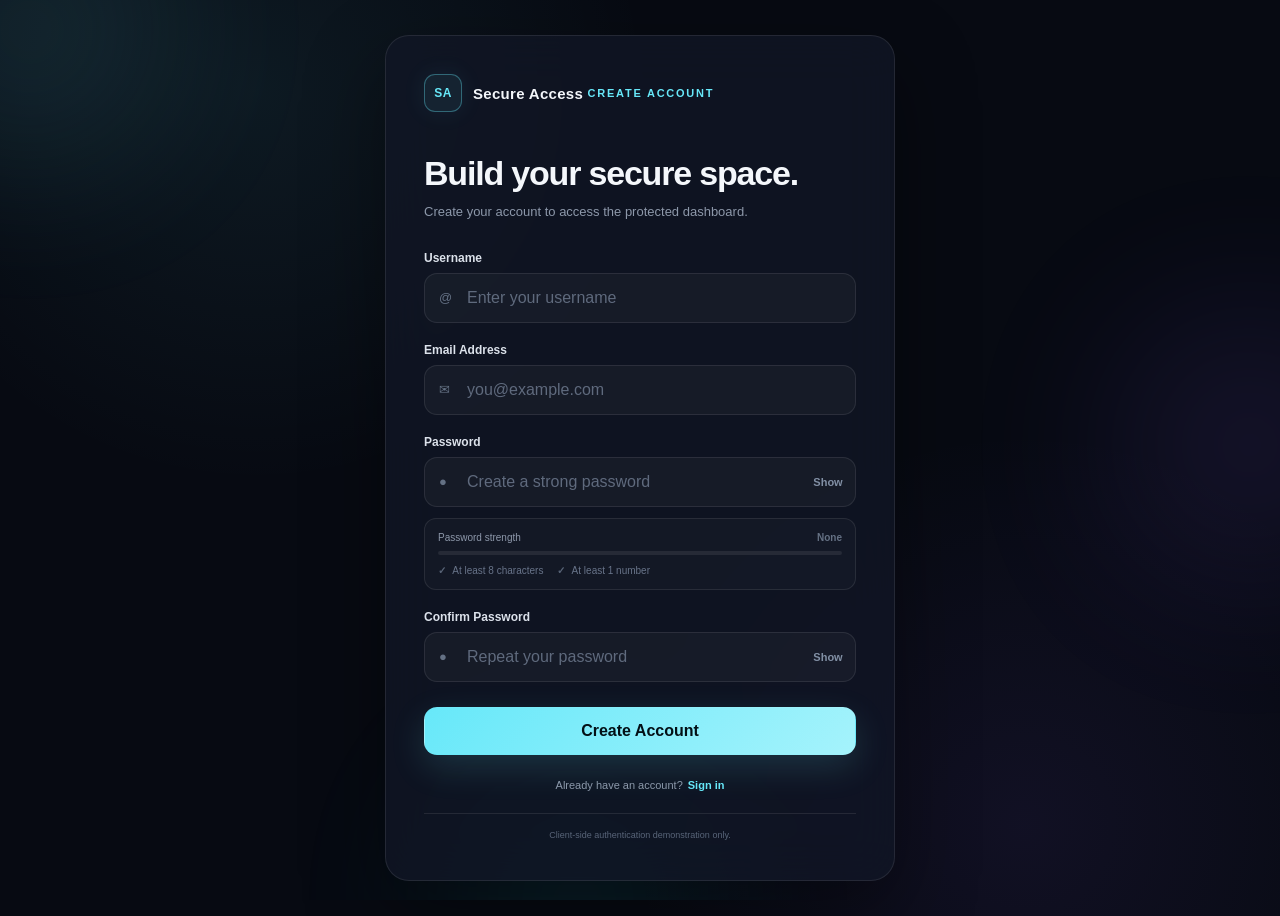
<file: Task4_LoginAuth/register.html>
<!DOCTYPE html>
<html lang="en">
<head>
    <meta charset="UTF-8">
    <meta name="viewport" content="width=device-width, initial-scale=1.0">
    <meta name="description" content="Create a Secure Access account">
    <title>Create Account | Secure Access</title>
    <link rel="stylesheet" href="style.css">
</head>
<body data-page="register">
    <div class="background">
        <span class="orb orb-one"></span>
        <span class="orb orb-two"></span>
        <span class="orb orb-three"></span>
    </div>

    <main class="auth-page">
        <section class="auth-card">
            <div class="auth-header">
                <a href="index.html" class="brand">
                    <div class="brand-mark">SA</div>
                    <span>Secure Access</span>
                </a>

                <span class="eyebrow">CREATE ACCOUNT</span>
                <h1>Build your secure space.</h1>
                <p>Create your account to access the protected dashboard.</p>
            </div>

            <div id="registerMessage" class="message" role="alert" aria-live="polite"></div>

            <form id="registerForm" novalidate>
                <div class="form-group">
                    <label for="registerUsername">Username</label>
                    <div class="input-wrapper">
                        <span class="input-icon">@</span>
                        <input
                            type="text"
                            id="registerUsername"
                            name="username"
                            placeholder="Enter your username"
                            autocomplete="username"
                            maxlength="30"
                            aria-describedby="registerUsernameError"
                        >
                    </div>
                    <small id="registerUsernameError" class="field-error"></small>
                </div>

                <div class="form-group">
                    <label for="registerEmail">Email Address</label>
                    <div class="input-wrapper">
                        <span class="input-icon">✉</span>
                        <input
                            type="email"
                            id="registerEmail"
                            name="email"
                            placeholder="you@example.com"
                            autocomplete="email"
                            maxlength="100"
                            aria-describedby="registerEmailError"
                        >
                    </div>
                    <small id="registerEmailError" class="field-error"></small>
                </div>

                <div class="form-group">
                    <label for="registerPassword">Password</label>
                    <div class="input-wrapper">
                        <span class="input-icon">●</span>
                        <input
                            type="password"
                            id="registerPassword"
                            name="password"
                            placeholder="Create a strong password"
                            autocomplete="new-password"
                            aria-describedby="registerPasswordError"
                        >
                        <button
                            type="button"
                            class="password-toggle"
                            data-target="registerPassword"
                            aria-label="Show password"
                        >Show</button>
                    </div>
                    <small id="registerPasswordError" class="field-error"></small>

                    <div class="password-panel">
                        <div class="strength-header">
                            <span>Password strength</span>
                            <strong id="strengthText">None</strong>
                        </div>

                        <div class="strength-bar">
                            <span id="strengthProgress"></span>
                        </div>

                        <div class="password-rules">
                            <span id="lengthRule" class="rule">
                                <b>✓</b> At least 8 characters
                            </span>
                            <span id="numberRule" class="rule">
                                <b>✓</b> At least 1 number
                            </span>
                        </div>
                    </div>
                </div>

                <div class="form-group">
                    <label for="confirmPassword">Confirm Password</label>
                    <div class="input-wrapper">
                        <span class="input-icon">●</span>
                        <input
                            type="password"
                            id="confirmPassword"
                            name="confirmPassword"
                            placeholder="Repeat your password"
                            autocomplete="new-password"
                            aria-describedby="confirmPasswordError"
                        >
                        <button
                            type="button"
                            class="password-toggle"
                            data-target="confirmPassword"
                            aria-label="Show password"
                        >Show</button>
                    </div>
                    <small id="confirmPasswordError" class="field-error"></small>
                </div>

                <button type="submit" class="btn btn-primary btn-full" id="registerButton">
                    <span class="button-text">Create Account</span>
                    <span class="button-loader"></span>
                </button>
            </form>

            <div class="auth-switch">
                <span>Already have an account?</span>
                <a href="login.html">Sign in</a>
            </div>

            <div class="demo-note">
                Client-side authentication demonstration only.
            </div>
        </section>
    </main>

    <script src="script.js"></script>
</body>
</html>
</file>
<file: Task1_Calculator/style.css>
* {
    margin: 0;
    padding: 0;
    box-sizing: border-box;
}

:root {
    --background: #eef2f7;
    --calculator-bg: #111827;
    --display-bg: #0b1120;

    --text-primary: #f8fafc;
    --text-secondary: #94a3b8;

    --button-bg: #1e293b;
    --button-hover: #29384d;

    --operator-bg: #263449;
    --operator-hover: #33445d;

    --control-bg: #374151;
    --control-hover: #4b5563;

    --equals-bg: #2563eb;
    --equals-hover: #1d4ed8;

    --border: rgba(255, 255, 255, 0.08);

    --shadow:
        0 25px 60px rgba(15, 23, 42, 0.25);

    --radius: 24px;
}

body {
    min-height: 100vh;

    display: flex;
    align-items: center;
    justify-content: center;

    padding: 24px;

    font-family:
        Inter,
        system-ui,
        -apple-system,
        BlinkMacSystemFont,
        "Segoe UI",
        sans-serif;

    background:
        radial-gradient(
            circle at top left,
            rgba(37, 99, 235, 0.12),
            transparent 35%
        ),
        radial-gradient(
            circle at bottom right,
            rgba(14, 165, 233, 0.10),
            transparent 35%
        ),
        var(--background);

    color: var(--text-primary);
}

.calculator-wrapper {
    width: 100%;
    display: flex;
    justify-content: center;
}

.calculator {
    width: min(100%, 430px);

    padding: 24px;

    background: var(--calculator-bg);

    border: 1px solid var(--border);
    border-radius: var(--radius);

    box-shadow: var(--shadow);
}

.calculator-header {
    display: flex;
    align-items: center;
    justify-content: space-between;

    margin-bottom: 20px;
}

.task-label {
    margin-bottom: 4px;

    font-size: 10px;
    font-weight: 700;
    letter-spacing: 1.8px;

    color: #64748b;
}

.calculator-header h1 {
    font-size: 22px;
    font-weight: 700;

    letter-spacing: -0.5px;
}

.status-dot {
    width: 9px;
    height: 9px;

    border-radius: 50%;

    background: #22c55e;

    box-shadow:
        0 0 0 5px rgba(34, 197, 94, 0.10);
}

.display-container {
    min-height: 145px;

    display: flex;
    flex-direction: column;
    justify-content: flex-end;

    padding: 20px;

    margin-bottom: 18px;

    background: var(--display-bg);

    border: 1px solid var(--border);
    border-radius: 18px;

    overflow: hidden;
}

.expression-display {
    min-height: 24px;

    margin-bottom: 8px;

    color: var(--text-secondary);

    font-size: 15px;
    font-weight: 500;

    text-align: right;

    white-space: nowrap;
    overflow-x: auto;
    scrollbar-width: none;
}

.expression-display::-webkit-scrollbar {
    display: none;
}

.result-display {
    min-height: 52px;

    color: var(--text-primary);

    font-size: clamp(34px, 8vw, 48px);
    font-weight: 600;

    line-height: 1.1;

    text-align: right;

    white-space: nowrap;
    overflow-x: auto;
    scrollbar-width: none;
}

.result-display::-webkit-scrollbar {
    display: none;
}

.button-grid {
    display: grid;

    grid-template-columns: repeat(4, 1fr);

    gap: 10px;
}

.btn {
    min-height: 68px;

    border: 1px solid transparent;
    border-radius: 16px;

    font-family: inherit;

    font-size: 20px;
    font-weight: 600;

    color: var(--text-primary);

    background: var(--button-bg);

    cursor: pointer;

    user-select: none;

    transition:
        background-color 0.18s ease,
        transform 0.12s ease,
        border-color 0.18s ease,
        box-shadow 0.18s ease;
}

.btn:hover {
    background: var(--button-hover);
}

.btn:active {
    transform: scale(0.94);
}

.btn:focus-visible {
    outline: 3px solid rgba(96, 165, 250, 0.45);
    outline-offset: 2px;
}

.number {
    background: var(--button-bg);
}

.operator {
    background: var(--operator-bg);

    color: #93c5fd;

    font-size: 24px;
}

.operator:hover {
    background: var(--operator-hover);
}

.control {
    background: var(--control-bg);
}

.control:hover {
    background: var(--control-hover);
}

.clear {
    color: #fca5a5;
}

.backspace {
    color: #cbd5e1;
}

.equals {
    grid-row: span 2;

    background: var(--equals-bg);

    font-size: 26px;
}

.equals:hover {
    background: var(--equals-hover);

    box-shadow:
        0 8px 24px rgba(37, 99, 235, 0.25);
}

.decimal {
    background: var(--button-bg);
}

.zero {
    grid-column: span 2;
}

.calculator-footer {
    display: flex;
    justify-content: center;
    align-items: center;

    gap: 8px;

    margin-top: 18px;

    color: #64748b;

    font-size: 11px;
    font-weight: 500;

    letter-spacing: 0.4px;
}

@media (max-width: 600px) {

    body {
        padding: 16px;
    }

    .calculator {
        padding: 18px;

        border-radius: 20px;
    }

    .display-container {
        min-height: 130px;

        padding: 18px;

        border-radius: 16px;
    }

    .btn {
        min-height: 62px;

        border-radius: 14px;

        font-size: 19px;
    }

}

@media (max-width: 425px) {

    body {
        padding: 10px;
    }

    .calculator {
        padding: 14px;
    }

    .calculator-header {
        margin-bottom: 14px;
    }

    .calculator-header h1 {
        font-size: 19px;
    }

    .task-label {
        font-size: 9px;
    }

    .display-container {
        min-height: 120px;

        padding: 15px;

        margin-bottom: 12px;
    }

    .expression-display {
        font-size: 13px;
    }

    .result-display {
        font-size: 34px;
    }

    .button-grid {
        gap: 7px;
    }

    .btn {
        min-height: 58px;

        border-radius: 12px;

        font-size: 18px;
    }

    .operator {
        font-size: 21px;
    }

    .equals {
        font-size: 23px;
    }

    .calculator-footer {
        margin-top: 13px;

        font-size: 9px;
    }
}

@media (max-width: 340px) {

    body {
        padding: 6px;
    }

    .calculator {
        padding: 11px;
    }

    .button-grid {
        gap: 5px;
    }

    .btn {
        min-height: 53px;

        border-radius: 10px;

        font-size: 16px;
    }

    .display-container {
        min-height: 108px;

        padding: 13px;
    }

    .result-display {
        font-size: 30px;
    }
}

@media (prefers-reduced-motion: reduce) {

    .btn {
        transition: none;
    }
}
</file>
<file: Task2_TributePage/style.css>
:root {
    --bg-dark: #071018;
    --bg-dark-2: #0b1722;
    --bg-light: #f4f1e9;
    --bg-light-2: #ebe7dc;

    --accent: #d8a85f;
    --accent-light: #efc77d;

    --text-dark: #0b1722;
    --text-light: #f8f5ed;
    --text-muted: #7d827f;
    --text-muted-light: #b4b8b4;

    --border-dark: rgba(255, 255, 255, 0.12);
    --border-light: rgba(11, 23, 34, 0.12);

    --shadow-dark: 0 25px 70px rgba(0, 0, 0, 0.35);
    --shadow-light: 0 25px 60px rgba(19, 25, 31, 0.10);

    --container: 1180px;

    --radius-sm: 10px;
    --radius-md: 18px;
    --radius-lg: 30px;

    --transition: 0.35s ease;
}

* {
    margin: 0;
    padding: 0;
    box-sizing: border-box;
}

html {
    scroll-behavior: smooth;
    scroll-padding-top: 90px;
}

body {
    font-family: Arial, Helvetica, sans-serif;
    background: var(--bg-light);
    color: var(--text-dark);
    line-height: 1.7;
    overflow-x: hidden;
}

img {
    display: block;
    width: 100%;
}

a {
    color: inherit;
    text-decoration: none;
}

button,
a {
    -webkit-tap-highlight-color: transparent;
}

button {
    font: inherit;
}

ul {
    list-style: none;
}

.container {
    width: min(92%, var(--container));
    margin-inline: auto;
}

.section-light {
    background:
        radial-gradient(
            circle at 90% 10%,
            rgba(216, 168, 95, 0.08),
            transparent 30%
        ),
        var(--bg-light);
}

.section-heading {
    max-width: 720px;
    margin-bottom: 75px;
}

.section-heading h2 {
    font-family: Georgia, "Times New Roman", serif;
    font-size: clamp(2.3rem, 5vw, 4.3rem);
    line-height: 1.05;
    font-weight: 500;
    letter-spacing: -2px;
}

.section-heading h2 span {
    color: var(--accent);
    display: block;
}

.section-heading > p:last-child {
    max-width: 600px;
    margin-top: 25px;
    color: var(--text-muted);
}

.section-label {
    color: var(--accent);
    font-size: 0.72rem;
    font-weight: 700;
    letter-spacing: 3px;
    margin-bottom: 18px;
}

.section-heading-dark > p:last-child {
    color: var(--text-muted-light);
}

.site-header {
    position: fixed;
    top: 0;
    left: 0;
    width: 100%;
    z-index: 1000;

    background: rgba(7, 16, 24, 0.78);
    border-bottom: 1px solid var(--border-dark);

    backdrop-filter: blur(18px);
    -webkit-backdrop-filter: blur(18px);
}

.navbar {
    min-height: 78px;

    display: flex;
    align-items: center;
    justify-content: space-between;
}

.brand {
    display: inline-flex;
    align-items: center;
    gap: 10px;

    color: var(--text-light);

    font-size: 0.9rem;
    letter-spacing: 1px;
}

.brand strong {
    color: var(--accent);
}

.brand-mark {
    width: 34px;
    height: 34px;

    display: grid;
    place-items: center;

    border: 1px solid var(--accent);
    color: var(--accent);

    font-family: Georgia, serif;
    font-size: 1rem;
}

.nav-links {
    display: flex;
    align-items: center;
    gap: 32px;
}

.nav-link {
    position: relative;

    color: #c9cdca;

    font-size: 0.78rem;
    font-weight: 600;
    letter-spacing: 1px;

    transition: color var(--transition);
}

.nav-link::after {
    content: "";

    position: absolute;
    left: 0;
    bottom: -8px;

    width: 0;
    height: 1px;

    background: var(--accent);

    transition: width var(--transition);
}

.nav-link:hover,
.nav-link.active {
    color: var(--accent-light);
}

.nav-link:hover::after,
.nav-link.active::after {
    width: 100%;
}

.menu-toggle {
    display: none;

    width: 42px;
    height: 42px;

    background: transparent;
    border: 1px solid var(--border-dark);

    cursor: pointer;
}

.menu-toggle span {
    display: block;

    width: 20px;
    height: 1px;

    margin: 4px auto;

    background: var(--text-light);

    transition: var(--transition);
}

.hero {
    position: relative;

    min-height: 100vh;
    padding: 150px 0 90px;

    display: flex;
    align-items: center;

    color: var(--text-light);
    background:
        linear-gradient(
            120deg,
            rgba(7, 16, 24, 1) 0%,
            rgba(9, 24, 34, 1) 50%,
            rgba(7, 16, 24, 1) 100%
        );

    overflow: hidden;
}

.hero::before {
    content: "";

    position: absolute;
    inset: 0;

    background-image:
        linear-gradient(
            rgba(255, 255, 255, 0.025) 1px,
            transparent 1px
        ),
        linear-gradient(
            90deg,
            rgba(255, 255, 255, 0.025) 1px,
            transparent 1px
        );

    background-size: 70px 70px;

    mask-image: linear-gradient(
        to bottom,
        black,
        transparent 90%
    );
}

.hero-grid {
    position: relative;
    z-index: 2;

    display: grid;
    grid-template-columns: 1fr 0.85fr;

    align-items: center;
    gap: 80px;
}

.eyebrow {
    display: flex;
    align-items: center;
    gap: 12px;

    color: var(--accent);

    font-size: 0.72rem;
    font-weight: 700;
    letter-spacing: 4px;

    margin-bottom: 24px;
}

.eyebrow::before {
    content: "";

    width: 35px;
    height: 1px;

    background: var(--accent);
}

.hero h1 {
    max-width: 760px;

    font-family: Georgia, "Times New Roman", serif;

    font-size: clamp(4rem, 8vw, 7.8rem);
    line-height: 0.88;
    letter-spacing: -5px;
    font-weight: 500;
}

.hero h1 span {
    display: block;
    color: var(--accent);
}

.hero-tagline {
    margin-top: 30px;

    font-family: Georgia, "Times New Roman", serif;

    font-size: clamp(1.2rem, 2vw, 1.7rem);

    color: #e8e4d9;
}

.hero-description {
    max-width: 620px;

    margin-top: 20px;

    color: #aeb6b5;
    font-size: 1rem;
}

.hero-actions {
    display: flex;
    flex-wrap: wrap;
    gap: 14px;

    margin-top: 34px;
}

.btn {
    min-height: 52px;

    padding: 0 24px;

    display: inline-flex;
    align-items: center;
    justify-content: center;
    gap: 12px;

    border: 1px solid transparent;

    font-size: 0.78rem;
    font-weight: 700;
    letter-spacing: 1px;

    transition:
        transform var(--transition),
        background var(--transition),
        border-color var(--transition);
}

.btn:hover {
    transform: translateY(-3px);
}

.btn-primary {
    color: var(--bg-dark);
    background: var(--accent);
}

.btn-primary:hover {
    background: var(--accent-light);
}

.btn-outline {
    color: var(--text-light);
    border-color: var(--border-dark);
}

.btn-outline:hover {
    border-color: var(--accent);
    color: var(--accent);
}

.hero-stats {
    display: flex;
    gap: 50px;

    margin-top: 60px;
}

.stat {
    display: flex;
    flex-direction: column;
}

.stat strong {
    color: var(--accent);

    font-family: Georgia, serif;
    font-size: 1.6rem;
    font-weight: 500;
}

.stat span {
    color: #899390;

    font-size: 0.68rem;
    letter-spacing: 1.5px;
    text-transform: uppercase;
}

.hero-image-wrap {
    position: relative;

    max-width: 510px;
    margin-inline: auto;

    width: 100%;
}

.hero-image-card {
    position: relative;
    z-index: 3;

    overflow: hidden;

    border: 1px solid rgba(216, 168, 95, 0.35);

    border-radius: var(--radius-lg);

    background: var(--bg-dark-2);

    box-shadow: var(--shadow-dark);
}

.hero-image-card::after {
    content: "";

    position: absolute;
    inset: 0;

    background:
        linear-gradient(
            180deg,
            transparent 55%,
            rgba(7, 16, 24, 0.85)
        );
}

.hero-image-card img {
    aspect-ratio: 4 / 5;
    object-fit: cover;

    transition: transform 0.8s ease;
}

.hero-image-card:hover img {
    transform: scale(1.04);
}

.image-caption {
    position: absolute;
    z-index: 4;

    left: 28px;
    right: 28px;
    bottom: 25px;

    display: flex;
    justify-content: space-between;
    gap: 15px;

    color: #f4f1e9;

    font-size: 0.65rem;
    letter-spacing: 1px;
    text-transform: uppercase;
}

.image-caption span:last-child {
    color: var(--accent-light);
}

.image-orbit {
    position: absolute;

    border: 1px solid rgba(216, 168, 95, 0.25);

    border-radius: 50%;

    pointer-events: none;
}

.orbit-one {
    width: 130%;
    height: 70%;

    top: 15%;
    left: -15%;

    transform: rotate(-20deg);
}

.orbit-two {
    width: 110%;
    height: 80%;

    top: 10%;
    left: -5%;

    transform: rotate(35deg);
}

.floating-badge {
    position: absolute;
    z-index: 5;

    display: flex;
    align-items: center;
    gap: 8px;

    padding: 11px 15px;

    border: 1px solid rgba(216, 168, 95, 0.3);

    background: rgba(11, 23, 34, 0.82);

    color: #e9e5da;

    font-size: 0.65rem;
    font-weight: 700;
    letter-spacing: 1px;

    backdrop-filter: blur(12px);
}

.floating-badge span {
    color: var(--accent);
}

.badge-top {
    top: 9%;
    right: -35px;
}

.badge-bottom {
    bottom: 15%;
    left: -45px;
}

.hero-glow {
    position: absolute;

    width: 500px;
    height: 500px;

    right: -250px;
    bottom: -250px;

    border-radius: 50%;

    background: rgba(216, 168, 95, 0.09);

    filter: blur(50px);
}

.biography {
    padding: 130px 0;
}

.bio-layout {
    display: grid;
    grid-template-columns: 0.8fr 1.2fr;
    gap: 90px;
}

.bio-intro {
    position: relative;
}

.large-number {
    position: absolute;
    top: -45px;
    left: -10px;

    color: rgba(11, 23, 34, 0.06);

    font-family: Georgia, serif;
    font-size: 10rem;
    line-height: 1;
}

.bio-intro h3 {
    position: relative;

    max-width: 450px;

    font-family: Georgia, serif;
    font-size: clamp(2rem, 4vw, 3.2rem);
    font-weight: 500;
    line-height: 1.1;
}

.bio-intro p {
    position: relative;

    max-width: 480px;

    margin-top: 25px;

    color: var(--text-muted);
}

.bio-content {
    display: grid;
    gap: 1px;

    border-top: 1px solid var(--border-light);
}

.bio-card {
    display: grid;
    grid-template-columns: 60px 1fr;
    gap: 25px;

    padding: 30px 0;

    border-bottom: 1px solid var(--border-light);

    transition:
        padding var(--transition),
        transform var(--transition);
}

.bio-card:hover {
    padding-left: 12px;
}

.card-number {
    color: var(--accent);

    font-family: Georgia, serif;
    font-size: 1rem;
}

.bio-card h3 {
    font-family: Georgia, serif;
    font-size: 1.55rem;
    font-weight: 500;
}

.bio-card p {
    max-width: 650px;

    margin-top: 9px;

    color: var(--text-muted);
    font-size: 0.93rem;
}

.timeline-section {
    padding: 130px 0;

    color: var(--text-light);

    background:
        radial-gradient(
            circle at 15% 80%,
            rgba(216, 168, 95, 0.08),
            transparent 30%
        ),
        var(--bg-dark);
}

.timeline {
    position: relative;

    max-width: 980px;

    margin: 0 auto;
}

.timeline::before {
    content: "";

    position: absolute;

    top: 0;
    bottom: 0;
    left: 50%;

    width: 1px;

    background: linear-gradient(
        to bottom,
        transparent,
        rgba(216, 168, 95, 0.6),
        transparent
    );

    transform: translateX(-50%);
}

.timeline-item {
    position: relative;

    width: 50%;

    padding: 0 55px 70px 0;
}

.timeline-item:nth-child(even) {
    margin-left: 50%;
    padding: 0 0 70px 55px;
}

.timeline-year {
    margin-bottom: 12px;

    color: var(--accent);

    font-family: Georgia, serif;
    font-size: 2.3rem;
    line-height: 1;
}

.timeline-card {
    padding: 25px;

    border: 1px solid var(--border-dark);

    border-radius: var(--radius-md);

    background: rgba(255, 255, 255, 0.025);

    transition:
        transform var(--transition),
        border-color var(--transition),
        background var(--transition);
}

.timeline-card:hover {
    transform: translateY(-7px);

    border-color: rgba(216, 168, 95, 0.4);

    background: rgba(216, 168, 95, 0.04);
}

.timeline-card h3 {
    margin: 8px 0;

    font-family: Georgia, serif;
    font-size: 1.4rem;
    font-weight: 500;
}

.timeline-card p {
    color: var(--text-muted-light);

    font-size: 0.9rem;
}

.timeline-tag {
    color: var(--accent);

    font-size: 0.62rem;
    font-weight: 700;
    letter-spacing: 2px;
}

.timeline-dot {
    position: absolute;
    z-index: 2;

    top: 0;
    right: -7px;

    width: 14px;
    height: 14px;

    border: 3px solid var(--bg-dark);

    border-radius: 50%;

    background: var(--accent);

    box-shadow: 0 0 0 5px rgba(216, 168, 95, 0.12);
}

.timeline-item:nth-child(even) .timeline-dot {
    left: -7px;
    right: auto;
}

.quote-section {
    position: relative;

    padding: 150px 0;

    overflow: hidden;

    color: var(--text-light);

    background:
        linear-gradient(
            135deg,
            #132b39,
            #08121a
        );
}

.quote-pattern {
    position: absolute;
    inset: 0;

    opacity: 0.12;

    background-image:
        radial-gradient(
            circle,
            var(--accent) 1px,
            transparent 1px
        );

    background-size: 30px 30px;
}

.quote-content {
    position: relative;
    z-index: 2;

    max-width: 900px;

    margin: auto;
}

.quote-mark {
    display: block;

    height: 90px;

    color: var(--accent);

    font-family: Georgia, serif;
    font-size: 9rem;
    line-height: 1;
}

.quote-text {
    font-family: Georgia, "Times New Roman", serif;

    font-size: clamp(2rem, 5vw, 4.5rem);
    line-height: 1.1;

    letter-spacing: -2px;
}

.quote-author {
    display: flex;
    align-items: center;
    gap: 15px;

    margin-top: 40px;
}

.quote-line {
    width: 50px;
    height: 1px;

    background: var(--accent);
}

.quote-author strong {
    display: block;

    color: var(--accent-light);

    font-size: 0.9rem;
}

.quote-author small {
    display: block;

    margin-top: 3px;

    color: var(--text-muted-light);

    font-size: 0.7rem;
}

.legacy-section {
    padding: 130px 0;
}

.legacy-grid {
    display: grid;
    grid-template-columns: repeat(4, 1fr);
    gap: 18px;
}

.legacy-card {
    min-height: 340px;

    padding: 30px;

    border: 1px solid var(--border-light);

    border-radius: var(--radius-md);

    background: rgba(255, 255, 255, 0.35);

    transition:
        transform var(--transition),
        box-shadow var(--transition),
        border-color var(--transition);
}

.legacy-card:hover {
    transform: translateY(-10px);

    border-color: rgba(216, 168, 95, 0.5);

    box-shadow: var(--shadow-light);
}

.legacy-icon {
    display: grid;
    place-items: center;

    width: 50px;
    height: 50px;

    margin-bottom: 50px;

    border: 1px solid rgba(216, 168, 95, 0.45);

    color: var(--accent);

    font-size: 1.4rem;
}

.legacy-card > span {
    color: var(--text-muted);

    font-size: 0.7rem;
    letter-spacing: 2px;
}

.legacy-card h3 {
    margin-top: 12px;

    font-family: Georgia, serif;
    font-size: 1.6rem;
    font-weight: 500;
}

.legacy-card p {
    margin-top: 12px;

    color: var(--text-muted);

    font-size: 0.88rem;
}

.legacy-statement {
    display: grid;
    grid-template-columns: 100px 1fr;
    gap: 30px;

    margin-top: 70px;
    padding: 40px;

    border-top: 1px solid var(--border-light);
    border-bottom: 1px solid var(--border-light);
}

.statement-number {
    color: rgba(11, 23, 34, 0.25);

    font-family: Georgia, serif;
    font-size: 4rem;
}

.legacy-statement h3 {
    max-width: 800px;

    font-family: Georgia, serif;
    font-size: clamp(1.8rem, 4vw, 3rem);
    font-weight: 500;
    line-height: 1.15;
}

.legacy-statement h3 span {
    color: var(--accent);
}

.sources-section {
    padding: 80px 0;

    color: var(--text-light);

    background: var(--bg-dark-2);
}

.sources-inner {
    display: grid;
    grid-template-columns: 1fr 1fr;

    align-items: center;
    gap: 50px;
}

.sources-inner h2 {
    max-width: 550px;

    font-family: Georgia, serif;
    font-size: clamp(2rem, 4vw, 3rem);
    line-height: 1.1;
    font-weight: 500;
}

.sources-inner h2 span {
    color: var(--accent);
}

.source-list {
    display: grid;
    gap: 12px;
}

.source-list a {
    padding: 18px 20px;

    border: 1px solid var(--border-dark);

    color: #c9cfcc;

    font-size: 0.82rem;

    transition:
        color var(--transition),
        border-color var(--transition),
        padding var(--transition);
}

.source-list a:hover {
    padding-left: 28px;

    border-color: var(--accent);

    color: var(--accent);
}

.footer {
    color: #aeb5b2;

    background: #040a0f;
}

.footer-grid {
    display: grid;
    grid-template-columns: 1.5fr 0.7fr 1fr;

    gap: 70px;

    padding: 80px 0;
}

.footer-brand {
    margin-bottom: 22px;
}

.footer-grid > div:first-child > p {
    max-width: 380px;

    color: #737b79;

    font-size: 0.85rem;
}

.footer-column {
    display: flex;
    flex-direction: column;
    gap: 8px;
}

.footer-column h3 {
    margin-bottom: 10px;

    color: var(--accent);

    font-size: 0.72rem;
    letter-spacing: 2px;
    text-transform: uppercase;
}

.footer-column a,
.footer-column p {
    color: #737b79;

    font-size: 0.78rem;
}

.footer-column a:hover {
    color: var(--accent);
}

.footer-bottom {
    display: flex;
    justify-content: space-between;
    gap: 20px;

    padding: 22px 0;

    border-top: 1px solid rgba(255, 255, 255, 0.08);

    color: #555e5b;

    font-size: 0.65rem;
}

.back-to-top {
    position: fixed;
    z-index: 999;

    right: 25px;
    bottom: 25px;

    width: 48px;
    height: 48px;

    display: grid;
    place-items: center;

    border: 1px solid rgba(216, 168, 95, 0.4);

    border-radius: 50%;

    color: var(--bg-dark);
    background: var(--accent);

    font-size: 1.1rem;

    cursor: pointer;

    opacity: 0;
    visibility: hidden;
    transform: translateY(20px);

    transition:
        opacity var(--transition),
        visibility var(--transition),
        transform var(--transition);
}

.back-to-top.show {
    opacity: 1;
    visibility: visible;
    transform: translateY(0);
}

.back-to-top:hover {
    background: var(--accent-light);
    transform: translateY(-4px);
}

.reveal {
    opacity: 0;
    transform: translateY(35px);

    transition:
        opacity 0.8s ease,
        transform 0.8s ease;
}

.reveal.visible {
    opacity: 1;
    transform: translateY(0);
}

a:focus-visible,
button:focus-visible {
    outline: 2px solid var(--accent-light);
    outline-offset: 4px;
}

@media (prefers-reduced-motion: reduce) {

    html {
        scroll-behavior: auto;
    }

    *,
    *::before,
    *::after {
        animation-duration: 0.01ms !important;
        transition-duration: 0.01ms !important;
    }

}

@media (max-width: 1000px) {

    .hero-grid {
        grid-template-columns: 1fr;
        gap: 70px;
    }

    .hero-content {
        text-align: center;
    }

    .eyebrow {
        justify-content: center;
    }

    .hero-description {
        margin-inline: auto;
    }

    .hero-actions,
    .hero-stats {
        justify-content: center;
    }

    .hero-image-wrap {
        max-width: 440px;
    }

    .bio-layout {
        grid-template-columns: 1fr;
        gap: 60px;
    }

    .bio-intro p {
        max-width: 700px;
    }

    .legacy-grid {
        grid-template-columns: repeat(2, 1fr);
    }

    .sources-inner {
        grid-template-columns: 1fr;
    }

    .footer-grid {
        grid-template-columns: 1fr 1fr;
    }

}

@media (max-width: 720px) {

    .navbar {
        min-height: 70px;
    }

    .menu-toggle {
        display: block;
    }

    .nav-links {
        position: absolute;

        top: 70px;
        left: 0;
        right: 0;

        display: flex;
        flex-direction: column;
        align-items: stretch;

        gap: 0;

        padding: 10px 5% 20px;

        background: rgba(7, 16, 24, 0.97);

        border-bottom: 1px solid var(--border-dark);

        opacity: 0;
        visibility: hidden;

        transform: translateY(-10px);

        transition:
            opacity var(--transition),
            visibility var(--transition),
            transform var(--transition);
    }

    .nav-links.open {
        opacity: 1;
        visibility: visible;
        transform: translateY(0);
    }

    .nav-link {
        display: block;

        padding: 15px 0;
    }

    .menu-toggle.active span:nth-child(1) {
        transform: translateY(5px) rotate(45deg);
    }

    .menu-toggle.active span:nth-child(2) {
        opacity: 0;
    }

    .menu-toggle.active span:nth-child(3) {
        transform: translateY(-5px) rotate(-45deg);
    }

    .hero {
        padding-top: 120px;
        padding-bottom: 70px;
    }

    .hero h1 {
        font-size: clamp(3.5rem, 18vw, 5rem);
        letter-spacing: -3px;
    }

    .hero-stats {
        gap: 25px;
    }

    .hero-image-wrap {
        width: 90%;
    }

    .badge-top {
        right: -15px;
    }

    .badge-bottom {
        left: -15px;
    }

    .biography,
    .timeline-section,
    .legacy-section {
        padding: 90px 0;
    }

    .section-heading {
        margin-bottom: 50px;
    }

    .section-heading h2 {
        letter-spacing: -1px;
    }

    .bio-card {
        grid-template-columns: 40px 1fr;
        gap: 15px;
    }

    .timeline::before {
        left: 8px;
    }

    .timeline-item,
    .timeline-item:nth-child(even) {
        width: 100%;
        margin-left: 0;
        padding: 0 0 45px 38px;
    }

    .timeline-dot,
    .timeline-item:nth-child(even) .timeline-dot {
        left: 1px;
        right: auto;
    }

    .timeline-year {
        font-size: 1.9rem;
    }

    .quote-section {
        padding: 100px 0;
    }

    .quote-text {
        font-size: 2.1rem;
        letter-spacing: -1px;
    }

    .quote-mark {
        font-size: 6rem;
    }

    .legacy-grid {
        grid-template-columns: 1fr;
    }

    .legacy-card {
        min-height: auto;
    }

    .legacy-statement {
        grid-template-columns: 1fr;
        gap: 5px;
        padding: 30px 0;
    }

    .statement-number {
        font-size: 2.8rem;
    }

    .footer-grid {
        grid-template-columns: 1fr;
        gap: 45px;
        padding: 60px 0;
    }

    .footer-bottom {
        flex-direction: column;
    }

    .back-to-top {
        right: 18px;
        bottom: 18px;
    }

}

@media (max-width: 420px) {

    .hero-actions {
        flex-direction: column;
    }

    .btn {
        width: 100%;
    }

    .hero-stats {
        gap: 20px;
    }

    .stat strong {
        font-size: 1.35rem;
    }

    .image-caption {
        left: 18px;
        right: 18px;
        bottom: 18px;

        flex-direction: column;
        gap: 3px;
    }

    .floating-badge {
        font-size: 0.56rem;
    }

    .badge-top {
        top: 5%;
        right: -8px;
    }

    .badge-bottom {
        left: -8px;
    }

}
</file>
<file: Task3_ToDoList/style.css>
:root {
    --bg-primary: #080b12;
    --bg-secondary: #0d111a;
    --card-bg: rgba(17, 24, 39, 0.82);
    --card-bg-hover: rgba(23, 31, 49, 0.92);

    --border: rgba(148, 163, 184, 0.14);
    --border-hover: rgba(148, 163, 184, 0.25);

    --text-primary: #f8fafc;
    --text-secondary: #94a3b8;
    --text-muted: #64748b;

    --accent: #8b5cf6;
    --accent-light: #a78bfa;
    --accent-soft: rgba(139, 92, 246, 0.12);

    --success: #22c55e;
    --success-soft: rgba(34, 197, 94, 0.11);

    --danger: #ef4444;
    --danger-soft: rgba(239, 68, 68, 0.10);

    --warning: #f59e0b;

    --radius-sm: 10px;
    --radius-md: 16px;
    --radius-lg: 22px;

    --shadow-card:
        0 20px 50px rgba(0, 0, 0, 0.22);

    --transition:
        180ms ease;
}

* {
    margin: 0;
    padding: 0;
    box-sizing: border-box;
}

html {
    scroll-behavior: smooth;
}

body {
    min-height: 100vh;

    font-family:
        Inter,
        ui-sans-serif,
        system-ui,
        -apple-system,
        BlinkMacSystemFont,
        "Segoe UI",
        sans-serif;

    color: var(--text-primary);
    background: var(--bg-primary);

    line-height: 1.5;

    overflow-x: hidden;
}

button,
input {
    font: inherit;
}

button {
    cursor: pointer;
}

button:focus-visible,
input:focus-visible {
    outline: 2px solid var(--accent-light);
    outline-offset: 3px;
}

.app-background {
    position: fixed;
    inset: 0;
    z-index: -2;

    background:
        radial-gradient(
            circle at 10% 10%,
            rgba(139, 92, 246, 0.12),
            transparent 30%
        ),
        radial-gradient(
            circle at 90% 20%,
            rgba(59, 130, 246, 0.08),
            transparent 28%
        ),
        radial-gradient(
            circle at 50% 100%,
            rgba(139, 92, 246, 0.08),
            transparent 35%
        );

    pointer-events: none;
}

.app-background::after {
    content: "";

    position: absolute;
    inset: 0;

    background-image:
        linear-gradient(
            rgba(255, 255, 255, 0.018) 1px,
            transparent 1px
        ),
        linear-gradient(
            90deg,
            rgba(255, 255, 255, 0.018) 1px,
            transparent 1px
        );

    background-size: 40px 40px;

    mask-image: linear-gradient(
        to bottom,
        black,
        transparent 85%
    );
}

.app-container {
    width: min(1180px, calc(100% - 32px));

    margin: 0 auto;

    padding: 28px 0 32px;
}

.app-header {
    display: flex;
    align-items: center;
    justify-content: space-between;

    gap: 20px;

    padding-bottom: 30px;

    border-bottom: 1px solid var(--border);
}

.brand {
    display: flex;
    align-items: center;

    gap: 12px;
}

.brand-icon {
    width: 44px;
    height: 44px;

    display: grid;
    place-items: center;

    border-radius: 13px;

    color: white;

    font-size: 21px;
    font-weight: 800;

    background:
        linear-gradient(
            135deg,
            #8b5cf6,
            #6366f1
        );

    box-shadow:
        0 10px 30px rgba(139, 92, 246, 0.25);
}

.eyebrow {
    margin-bottom: 1px;

    color: var(--text-muted);

    font-size: 9px;
    font-weight: 800;

    letter-spacing: 2px;
}

.brand h1 {
    font-size: 22px;
    line-height: 1;
    letter-spacing: -0.5px;
}

.header-info {
    color: var(--text-muted);

    font-size: 13px;
    font-weight: 600;
}

.hero-section {
    padding: 64px 0 42px;

    max-width: 720px;
}

.hero-label {
    margin-bottom: 12px;

    color: var(--accent-light);

    font-size: 11px;
    font-weight: 800;

    letter-spacing: 2px;
}

.hero-section h2 {
    font-size: clamp(34px, 5vw, 58px);

    line-height: 1.04;

    letter-spacing: -2.5px;

    font-weight: 800;
}

.hero-section h2 span {
    display: block;

    color: var(--text-secondary);
}

.hero-description {
    max-width: 620px;

    margin-top: 18px;

    color: var(--text-secondary);

    font-size: 15px;
}

.task-input-card {
    margin-bottom: 28px;

    padding: 10px;

    border: 1px solid var(--border);

    border-radius: var(--radius-lg);

    background:
        linear-gradient(
            145deg,
            rgba(255, 255, 255, 0.035),
            rgba(255, 255, 255, 0.012)
        );

    box-shadow: var(--shadow-card);
}

.task-form {
    display: flex;

    gap: 10px;
}

.input-wrapper {
    position: relative;

    flex: 1;

    min-width: 0;
}

.input-icon {
    position: absolute;

    top: 50%;
    left: 17px;

    transform: translateY(-50%);

    color: var(--accent-light);

    font-size: 20px;

    pointer-events: none;
}

.input-wrapper input {
    width: 100%;

    height: 56px;

    padding:
        0 18px 0 48px;

    color: var(--text-primary);

    background: rgba(8, 11, 18, 0.8);

    border: 1px solid transparent;

    border-radius: 13px;

    outline: none;

    transition:
        border var(--transition),
        background var(--transition),
        box-shadow var(--transition);
}

.input-wrapper input::placeholder {
    color: var(--text-muted);
}

.input-wrapper input:focus {
    border-color: rgba(139, 92, 246, 0.55);

    background: rgba(8, 11, 18, 0.95);

    box-shadow:
        0 0 0 4px rgba(139, 92, 246, 0.08);
}

.add-task-btn {
    min-width: 135px;

    border: 0;

    border-radius: 13px;

    color: white;

    background:
        linear-gradient(
            135deg,
            #8b5cf6,
            #6366f1
        );

    font-weight: 750;

    box-shadow:
        0 8px 22px rgba(99, 102, 241, 0.18);

    transition:
        transform var(--transition),
        box-shadow var(--transition),
        filter var(--transition);
}

.add-task-btn span {
    margin-right: 5px;

    font-size: 19px;
}

.add-task-btn:hover {
    transform: translateY(-1px);

    filter: brightness(1.08);

    box-shadow:
        0 12px 28px rgba(99, 102, 241, 0.28);
}

.add-task-btn:active {
    transform: translateY(0);
}

.input-error {
    min-height: 0;

    padding: 0 6px;

    color: #f87171;

    font-size: 12px;
}

.input-error:not(:empty) {
    padding-top: 7px;
}

.tasks-grid {
    display: grid;

    grid-template-columns:
        repeat(2, minmax(0, 1fr));

    gap: 20px;
}

.task-section {
    min-width: 0;

    padding: 22px;

    border: 1px solid var(--border);

    border-radius: var(--radius-lg);

    background:
        linear-gradient(
            145deg,
            rgba(17, 24, 39, 0.86),
            rgba(12, 17, 27, 0.76)
        );

    box-shadow: var(--shadow-card);

    backdrop-filter: blur(12px);
}

.section-header {
    display: flex;
    align-items: center;
    justify-content: space-between;

    gap: 12px;

    padding-bottom: 18px;

    border-bottom: 1px solid var(--border);
}

.section-title-group {
    display: flex;
    align-items: center;

    min-width: 0;

    gap: 12px;
}

.section-icon {
    width: 39px;
    height: 39px;

    flex-shrink: 0;

    display: grid;
    place-items: center;

    border-radius: 12px;

    font-size: 19px;
    font-weight: 800;
}

.pending-icon {
    color: var(--accent-light);

    background: var(--accent-soft);
}

.completed-icon {
    color: var(--success);

    background: var(--success-soft);
}

.section-header h3 {
    font-size: 16px;

    line-height: 1.2;
}

.section-header p {
    margin-top: 3px;

    color: var(--text-muted);

    font-size: 12px;
}

.status-badge {
    padding: 5px 8px;

    border-radius: 7px;

    font-size: 9px;
    font-weight: 800;

    letter-spacing: 1px;
}

.pending-badge {
    color: var(--accent-light);
    background: var(--accent-soft);
}

.completed-badge {
    color: var(--success);
    background: var(--success-soft);
}

.task-list {
    display: flex;

    flex-direction: column;

    gap: 10px;

    padding-top: 16px;
}

.task-card {
    position: relative;

    display: grid;

    grid-template-columns: auto minmax(0, 1fr);

    gap: 12px;

    padding: 15px;

    border: 1px solid var(--border);

    border-radius: 14px;

    background: rgba(255, 255, 255, 0.018);

    transition:
        transform var(--transition),
        border-color var(--transition),
        background var(--transition),
        opacity var(--transition);
}

.task-card:hover {
    transform: translateY(-1px);

    border-color: var(--border-hover);

    background: var(--card-bg-hover);
}

.task-card.task-enter {
    animation: taskEnter 260ms ease both;
}

.task-card.task-removing {
    animation: taskRemove 220ms ease forwards;
}

.task-status-button {
    width: 25px;
    height: 25px;

    margin-top: 1px;

    display: grid;
    place-items: center;

    flex-shrink: 0;

    border: 1px solid rgba(148, 163, 184, 0.35);

    border-radius: 50%;

    color: transparent;

    background: transparent;

    transition:
        background var(--transition),
        border-color var(--transition),
        color var(--transition),
        transform var(--transition);
}

.task-status-button:hover {
    border-color: var(--accent-light);

    background: var(--accent-soft);

    transform: scale(1.05);
}

.task-card.completed {
    opacity: 0.72;
}

.task-card.completed .task-status-button {
    border-color: var(--success);

    color: white;

    background: var(--success);
}

.task-card.completed .task-title {
    color: var(--text-secondary);

    text-decoration: line-through;
    text-decoration-thickness: 1px;
}

.task-content {
    min-width: 0;
}

.task-title-row {
    display: flex;

    align-items: flex-start;
    justify-content: space-between;

    gap: 12px;
}

.task-title {
    min-width: 0;

    color: var(--text-primary);

    font-size: 14px;
    font-weight: 650;

    overflow-wrap: anywhere;
}

.task-meta {
    display: flex;

    flex-wrap: wrap;

    gap: 5px 12px;

    margin-top: 7px;

    color: var(--text-muted);

    font-size: 10px;
}

.task-actions {
    display: flex;

    flex-wrap: wrap;

    gap: 6px;

    margin-top: 13px;
}

.task-action {
    min-height: 30px;

    padding: 5px 9px;

    border: 1px solid var(--border);

    border-radius: 8px;

    color: var(--text-secondary);

    background: rgba(255, 255, 255, 0.025);

    font-size: 11px;
    font-weight: 650;

    transition:
        background var(--transition),
        color var(--transition),
        border-color var(--transition),
        transform var(--transition);
}

.task-action:hover {
    color: var(--text-primary);

    border-color: var(--border-hover);

    background: rgba(255, 255, 255, 0.06);

    transform: translateY(-1px);
}

.task-action.complete-action:hover,
.task-action.reopen-action:hover {
    color: var(--success);

    border-color: rgba(34, 197, 94, 0.28);

    background: var(--success-soft);
}

.task-action.delete-action:hover {
    color: #f87171;

    border-color: rgba(239, 68, 68, 0.28);

    background: var(--danger-soft);
}

.edit-wrapper {
    display: flex;

    flex-direction: column;

    gap: 9px;
}

.edit-input {
    width: 100%;

    min-height: 40px;

    padding: 8px 11px;

    color: var(--text-primary);

    background: rgba(8, 11, 18, 0.8);

    border: 1px solid rgba(139, 92, 246, 0.45);

    border-radius: 9px;

    outline: none;

    resize: vertical;

    transition:
        box-shadow var(--transition),
        border-color var(--transition);
}

.edit-input:focus {
    border-color: var(--accent-light);

    box-shadow:
        0 0 0 3px rgba(139, 92, 246, 0.08);
}

.edit-actions {
    display: flex;

    gap: 6px;
}

.save-edit,
.cancel-edit {
    min-height: 30px;

    padding: 5px 10px;

    border-radius: 8px;

    font-size: 11px;
    font-weight: 700;
}

.save-edit {
    border: 1px solid rgba(34, 197, 94, 0.25);

    color: var(--success);

    background: var(--success-soft);
}

.cancel-edit {
    border: 1px solid var(--border);

    color: var(--text-secondary);

    background: transparent;
}

.empty-state {
    min-height: 190px;

    display: flex;

    align-items: center;
    justify-content: center;

    flex-direction: column;

    text-align: center;

    padding: 28px 15px;

    color: var(--text-muted);
}

.empty-icon {
    width: 44px;
    height: 44px;

    display: grid;
    place-items: center;

    margin-bottom: 12px;

    border: 1px solid var(--border);

    border-radius: 14px;

    color: var(--text-muted);

    background: rgba(255, 255, 255, 0.025);

    font-size: 19px;
}

.empty-state h4 {
    margin-bottom: 3px;

    color: var(--text-secondary);

    font-size: 13px;
}

.empty-state p {
    font-size: 11px;
}

.app-footer {
    display: flex;

    justify-content: space-between;

    gap: 15px;

    padding-top: 28px;

    color: var(--text-muted);

    font-size: 10px;
}

.app-footer span {
    color: var(--text-secondary);

    font-weight: 700;
}

.sr-only {
    position: absolute;

    width: 1px;
    height: 1px;

    padding: 0;
    margin: -1px;

    overflow: hidden;

    clip: rect(0, 0, 0, 0);

    white-space: nowrap;

    border: 0;
}

@keyframes taskEnter {
    from {
        opacity: 0;
        transform: translateY(7px) scale(0.99);
    }

    to {
        opacity: 1;
        transform: translateY(0) scale(1);
    }
}

@keyframes taskRemove {
    from {
        opacity: 1;
        transform: scale(1);
    }

    to {
        opacity: 0;
        transform: translateX(10px) scale(0.98);
    }
}

@media (max-width: 800px) {

    .app-container {
        width: min(680px, calc(100% - 28px));
    }

    .hero-section {
        padding-top: 50px;
    }

    .tasks-grid {
        grid-template-columns: 1fr;
    }
}

@media (max-width: 600px) {

    .app-container {
        width: min(100% - 20px, 500px);

        padding-top: 18px;
    }

    .app-header {
        padding-bottom: 22px;
    }

    .brand-icon {
        width: 39px;
        height: 39px;

        border-radius: 11px;
    }

    .brand h1 {
        font-size: 19px;
    }

    .header-info {
        font-size: 11px;
    }

    .hero-section {
        padding: 42px 0 28px;
    }

    .hero-section h2 {
        font-size: clamp(31px, 9vw, 43px);

        letter-spacing: -1.8px;
    }

    .hero-description {
        font-size: 13px;
    }

    .task-form {
        flex-direction: column;
    }

    .add-task-btn {
        width: 100%;

        min-height: 52px;
    }

    .task-section {
        padding: 16px;
    }

    .section-header {
        align-items: flex-start;
    }

    .status-badge {
        display: none;
    }

    .task-card {
        padding: 13px;

        gap: 9px;
    }

    .task-title-row {
        display: block;
    }

    .task-title {
        font-size: 13px;
    }

    .task-actions {
        gap: 5px;
    }

    .task-action {
        flex: 1;

        min-width: 65px;
    }

    .app-footer {
        flex-direction: column;

        text-align: center;
    }
}

@media (max-width: 375px) {

    .app-container {
        width: calc(100% - 16px);
    }

    .hero-section h2 {
        font-size: 30px;
    }

    .task-section {
        padding: 13px;
    }

    .section-icon {
        width: 34px;
        height: 34px;
    }

    .task-meta {
        flex-direction: column;

        gap: 2px;
    }

    .task-actions {
        display: grid;

        grid-template-columns: repeat(2, 1fr);
    }
}

@media (prefers-reduced-motion: reduce) {

    html {
        scroll-behavior: auto;
    }

    *,
    *::before,
    *::after {
        animation-duration: 0.01ms !important;
        animation-iteration-count: 1 !important;
        transition-duration: 0.01ms !important;
    }
}
</file>
<file: Task4_LoginAuth/style.css>
* {
    margin: 0;
    padding: 0;
    box-sizing: border-box;
}

:root {
    --bg: #070a12;
    --bg-secondary: #0d111c;
    --surface: rgba(17, 23, 38, 0.78);
    --surface-light: rgba(255, 255, 255, 0.045);
    --border: rgba(255, 255, 255, 0.09);
    --border-focus: rgba(103, 232, 249, 0.55);
    --text: #f4f7fb;
    --muted: #8d98aa;
    --accent: #67e8f9;
    --accent-secondary: #8b5cf6;
    --success: #4ade80;
    --danger: #fb7185;
    --warning: #fbbf24;
    --shadow: 0 30px 80px rgba(0, 0, 0, 0.4);
    --radius: 24px;
}

html {
    scroll-behavior: smooth;
}

body {
    min-height: 100vh;
    background:
        radial-gradient(circle at 20% 10%, rgba(103, 232, 249, 0.07), transparent 30%),
        radial-gradient(circle at 80% 90%, rgba(139, 92, 246, 0.08), transparent 30%),
        var(--bg);
    color: var(--text);
    font-family: Arial, Helvetica, sans-serif;
    overflow-x: hidden;
}

a {
    color: inherit;
    text-decoration: none;
}

button,
input {
    font: inherit;
}

button {
    cursor: pointer;
}

.background {
    position: fixed;
    inset: 0;
    overflow: hidden;
    pointer-events: none;
    z-index: -1;
}

.orb {
    position: absolute;
    width: 260px;
    height: 260px;
    border-radius: 50%;
    filter: blur(90px);
    opacity: 0.13;
    animation: floatOrb 12s ease-in-out infinite;
}

.orb-one {
    background: var(--accent);
    top: -100px;
    left: -100px;
}

.orb-two {
    background: var(--accent-secondary);
    right: -100px;
    top: 35%;
    animation-delay: -4s;
}

.orb-three {
    background: #22d3ee;
    bottom: -130px;
    left: 35%;
    animation-delay: -7s;
}

.landing-page,
.auth-page,
.dashboard-page {
    min-height: 100vh;
}

.landing-page,
.auth-page {
    display: flex;
    align-items: center;
    justify-content: center;
    padding: 24px;
}

.landing-card,
.auth-card {
    width: 100%;
    border: 1px solid var(--border);
    background: var(--surface);
    backdrop-filter: blur(24px);
    -webkit-backdrop-filter: blur(24px);
    box-shadow: var(--shadow);
    animation: cardEnter 0.7s ease both;
}

.landing-card {
    max-width: 1040px;
    padding: 32px;
    border-radius: 30px;
}

.auth-card {
    max-width: 510px;
    padding: 30px;
    border-radius: var(--radius);
}

.brand {
    display: inline-flex;
    align-items: center;
    gap: 11px;
    font-size: 15px;
    font-weight: 700;
    letter-spacing: 0.02em;
}

.brand-mark {
    width: 38px;
    height: 38px;
    display: grid;
    place-items: center;
    border: 1px solid rgba(103, 232, 249, 0.35);
    border-radius: 11px;
    color: var(--accent);
    background: rgba(103, 232, 249, 0.07);
    box-shadow: 0 0 25px rgba(103, 232, 249, 0.08);
    font-size: 12px;
    font-weight: 800;
}

.eyebrow {
    display: inline-block;
    margin-bottom: 12px;
    color: var(--accent);
    font-size: 11px;
    font-weight: 800;
    letter-spacing: 0.16em;
}

.landing-content {
    max-width: 820px;
    margin: 70px auto 60px;
    text-align: center;
}

.landing-content h1 {
    max-width: 780px;
    margin: 0 auto 20px;
    font-size: clamp(40px, 7vw, 72px);
    line-height: 1.02;
    letter-spacing: -0.045em;
}

.landing-content h1 span,
.dashboard-heading h1 span {
    background: linear-gradient(90deg, var(--accent), #a78bfa);
    -webkit-background-clip: text;
    background-clip: text;
    color: transparent;
}

.landing-content p {
    max-width: 650px;
    margin: 0 auto;
    color: var(--muted);
    font-size: 16px;
    line-height: 1.7;
}

.landing-actions {
    display: flex;
    justify-content: center;
    gap: 12px;
    margin: 32px 0 46px;
}

.btn {
    min-height: 48px;
    display: inline-flex;
    align-items: center;
    justify-content: center;
    gap: 10px;
    padding: 0 22px;
    border: 1px solid transparent;
    border-radius: 13px;
    font-weight: 700;
    transition: transform 0.2s ease, box-shadow 0.2s ease, border-color 0.2s ease;
}

.btn:hover {
    transform: translateY(-2px);
}

.btn:focus-visible,
.password-toggle:focus-visible,
.logout-button:focus-visible,
a:focus-visible,
input:focus-visible {
    outline: 2px solid var(--accent);
    outline-offset: 3px;
}

.btn-primary {
    color: #031016;
    background: linear-gradient(135deg, var(--accent), #a5f3fc);
    box-shadow: 0 12px 35px rgba(103, 232, 249, 0.15);
}

.btn-primary:hover {
    box-shadow: 0 16px 42px rgba(103, 232, 249, 0.24);
}

.btn-secondary {
    border-color: var(--border);
    background: rgba(255, 255, 255, 0.035);
    color: var(--text);
}

.btn-secondary:hover {
    border-color: rgba(103, 232, 249, 0.25);
}

.feature-grid {
    display: grid;
    grid-template-columns: repeat(2, 1fr);
    gap: 12px;
    text-align: left;
}

.feature-item {
    display: flex;
    align-items: center;
    gap: 13px;
    padding: 15px;
    border: 1px solid var(--border);
    border-radius: 16px;
    background: rgba(255, 255, 255, 0.025);
    transition: transform 0.2s ease, border-color 0.2s ease;
}

.feature-item:hover {
    transform: translateY(-2px);
    border-color: rgba(103, 232, 249, 0.2);
}

.feature-icon {
    width: 30px;
    height: 30px;
    flex-shrink: 0;
    display: grid;
    place-items: center;
    border-radius: 9px;
    color: var(--success);
    background: rgba(74, 222, 128, 0.08);
    font-size: 13px;
}

.feature-item strong,
.feature-item small {
    display: block;
}

.feature-item strong {
    font-size: 13px;
    margin-bottom: 4px;
}

.feature-item small {
    color: var(--muted);
    font-size: 11px;
}

.landing-footer {
    display: flex;
    align-items: center;
    justify-content: space-between;
    gap: 20px;
    padding-top: 20px;
    border-top: 1px solid var(--border);
    color: var(--muted);
    font-size: 11px;
}

.status-dot {
    width: 7px;
    height: 7px;
    display: inline-block;
    flex-shrink: 0;
    border-radius: 50%;
    background: var(--success);
    box-shadow: 0 0 12px rgba(74, 222, 128, 0.7);
}

.status-dot + * {
    margin-left: 5px;
}

.landing-footer .status-dot {
    display: inline-flex;
    align-items: center;
    width: auto;
    height: auto;
    background: transparent;
    box-shadow: none;
    color: var(--success);
}

.landing-footer .status-dot::before {
    content: "";
    width: 7px;
    height: 7px;
    margin-right: 7px;
    border-radius: 50%;
    background: var(--success);
    box-shadow: 0 0 12px rgba(74, 222, 128, 0.7);
}

.auth-header {
    margin-bottom: 28px;
}

.auth-header .brand {
    margin-bottom: 42px;
}

.auth-header h1 {
    margin-bottom: 9px;
    font-size: clamp(27px, 5vw, 34px);
    letter-spacing: -0.035em;
}

.auth-header p {
    color: var(--muted);
    font-size: 13px;
    line-height: 1.6;
}

.form-group {
    margin-bottom: 20px;
}

.form-group label {
    display: block;
    margin-bottom: 8px;
    color: #dce2eb;
    font-size: 12px;
    font-weight: 700;
}

.input-wrapper {
    position: relative;
    display: flex;
    align-items: center;
}

.input-icon {
    position: absolute;
    left: 15px;
    z-index: 1;
    color: #647184;
    font-size: 13px;
    pointer-events: none;
}

.input-wrapper input {
    width: 100%;
    min-height: 50px;
    padding: 0 52px 0 42px;
    border: 1px solid var(--border);
    border-radius: 13px;
    outline: none;
    background: rgba(255, 255, 255, 0.035);
    color: var(--text);
    transition: border-color 0.2s ease, box-shadow 0.2s ease, background 0.2s ease;
}

.input-wrapper input::placeholder {
    color: #5f6a7d;
}

.input-wrapper input:focus {
    border-color: var(--border-focus);
    background: rgba(103, 232, 249, 0.025);
    box-shadow: 0 0 0 4px rgba(103, 232, 249, 0.06);
}

.input-wrapper.input-error input {
    border-color: rgba(251, 113, 133, 0.65);
    box-shadow: 0 0 0 4px rgba(251, 113, 133, 0.05);
}

.input-wrapper.input-success input {
    border-color: rgba(74, 222, 128, 0.5);
}

.password-toggle {
    position: absolute;
    right: 8px;
    min-width: 40px;
    height: 34px;
    border: 0;
    border-radius: 8px;
    background: transparent;
    color: #8290a5;
    font-size: 11px;
    font-weight: 700;
}

.password-toggle:hover {
    color: var(--accent);
    background: rgba(103, 232, 249, 0.05);
}

.field-error {
    display: block;
    min-height: 0;
    margin-top: 6px;
    color: var(--danger);
    font-size: 11px;
    line-height: 1.4;
}

.field-error:not(:empty) {
    min-height: 15px;
}

.message {
    display: none;
    margin-bottom: 18px;
    padding: 12px 14px;
    border: 1px solid transparent;
    border-radius: 12px;
    font-size: 12px;
    line-height: 1.5;
}

.message.show {
    display: block;
    animation: messageIn 0.25s ease both;
}

.message.error {
    border-color: rgba(251, 113, 133, 0.25);
    background: rgba(251, 113, 133, 0.07);
    color: #fda4af;
}

.message.success {
    border-color: rgba(74, 222, 128, 0.25);
    background: rgba(74, 222, 128, 0.07);
    color: #86efac;
}

.password-panel {
    margin-top: 11px;
    padding: 13px;
    border: 1px solid var(--border);
    border-radius: 12px;
    background: rgba(255, 255, 255, 0.025);
}

.strength-header {
    display: flex;
    align-items: center;
    justify-content: space-between;
    margin-bottom: 8px;
    color: var(--muted);
    font-size: 10px;
}

.strength-header strong {
    color: #657184;
    font-size: 10px;
}

.strength-bar {
    height: 4px;
    overflow: hidden;
    border-radius: 10px;
    background: rgba(255, 255, 255, 0.08);
}

.strength-bar span {
    display: block;
    width: 0;
    height: 100%;
    border-radius: inherit;
    background: var(--danger);
    transition: width 0.25s ease, background 0.25s ease;
}

.password-rules {
    display: flex;
    flex-wrap: wrap;
    gap: 8px 14px;
    margin-top: 10px;
}

.rule {
    color: #687489;
    font-size: 10px;
    transition: color 0.2s ease;
}

.rule b {
    margin-right: 4px;
    color: #586477;
    transition: color 0.2s ease;
}

.rule.valid {
    color: #9ae6b4;
}

.rule.valid b {
    color: var(--success);
}

.btn-full {
    width: 100%;
    position: relative;
    margin-top: 5px;
}

.btn:disabled {
    cursor: not-allowed;
    opacity: 0.7;
    transform: none;
}

.button-loader {
    display: none;
    width: 15px;
    height: 15px;
    border: 2px solid rgba(0, 0, 0, 0.2);
    border-top-color: #031016;
    border-radius: 50%;
    animation: spin 0.7s linear infinite;
}

.btn.loading .button-text {
    display: none;
}

.btn.loading .button-loader {
    display: block;
}

.auth-switch {
    display: flex;
    justify-content: center;
    gap: 5px;
    margin-top: 24px;
    color: var(--muted);
    font-size: 11px;
}

.auth-switch a {
    color: var(--accent);
    font-weight: 700;
}

.auth-switch a:hover {
    text-decoration: underline;
}

.demo-note {
    margin-top: 22px;
    padding-top: 15px;
    border-top: 1px solid var(--border);
    color: #596579;
    text-align: center;
    font-size: 9px;
    line-height: 1.5;
}

.security-indicator {
    display: flex;
    align-items: center;
    justify-content: center;
    gap: 7px;
    margin-top: 18px;
    color: #728096;
    font-size: 10px;
}

.auth-page {
    padding-top: 35px;
    padding-bottom: 35px;
}

.dashboard-page {
    padding: 20px;
}

.dashboard-nav {
    width: 100%;
    max-width: 1180px;
    margin: 0 auto;
    padding: 5px 0 20px;
    display: flex;
    align-items: center;
    justify-content: space-between;
}

.logout-button {
    display: inline-flex;
    align-items: center;
    gap: 8px;
    min-height: 40px;
    padding: 0 14px;
    border: 1px solid var(--border);
    border-radius: 10px;
    background: rgba(255, 255, 255, 0.035);
    color: #cbd3df;
    font-size: 11px;
    font-weight: 700;
    transition: all 0.2s ease;
}

.logout-button:hover {
    border-color: rgba(251, 113, 133, 0.35);
    color: #fda4af;
    background: rgba(251, 113, 133, 0.05);
}

.dashboard-content {
    width: 100%;
    max-width: 1180px;
    margin: 45px auto 0;
}

.dashboard-heading {
    display: flex;
    align-items: flex-end;
    justify-content: space-between;
    gap: 25px;
    margin-bottom: 30px;
}

.dashboard-heading h1 {
    margin-bottom: 8px;
    font-size: clamp(32px, 5vw, 48px);
    letter-spacing: -0.045em;
}

.dashboard-heading p {
    color: var(--muted);
    font-size: 13px;
}

.auth-badge,
.system-chip,
.account-status {
    display: inline-flex;
    align-items: center;
    gap: 8px;
    border: 1px solid rgba(74, 222, 128, 0.18);
    border-radius: 100px;
    background: rgba(74, 222, 128, 0.055);
    color: #86efac;
    font-size: 10px;
    font-weight: 700;
}

.auth-badge {
    padding: 10px 14px;
    white-space: nowrap;
}

.dashboard-grid {
    display: grid;
    grid-template-columns: repeat(2, 1fr);
    gap: 15px;
}

.dashboard-card {
    min-height: 255px;
    padding: 24px;
    border: 1px solid var(--border);
    border-radius: 20px;
    background: var(--surface);
    backdrop-filter: blur(20px);
    -webkit-backdrop-filter: blur(20px);
    box-shadow: 0 20px 55px rgba(0, 0, 0, 0.22);
    animation: cardEnter 0.55s ease both;
}

.dashboard-card:nth-child(2) {
    animation-delay: 0.08s;
}

.dashboard-card:nth-child(3) {
    animation-delay: 0.16s;
}

.dashboard-card:nth-child(4) {
    animation-delay: 0.24s;
}

.card-top {
    display: flex;
    align-items: center;
    justify-content: space-between;
    margin-bottom: 25px;
}

.card-icon {
    width: 34px;
    height: 34px;
    display: grid;
    place-items: center;
    border: 1px solid rgba(103, 232, 249, 0.15);
    border-radius: 10px;
    background: rgba(103, 232, 249, 0.05);
    color: var(--accent);
}

.card-label {
    color: #667286;
    font-size: 9px;
    font-weight: 800;
    letter-spacing: 0.14em;
}

.profile-avatar {
    width: 58px;
    height: 58px;
    display: grid;
    place-items: center;
    margin-bottom: 17px;
    border: 1px solid rgba(103, 232, 249, 0.2);
    border-radius: 17px;
    background: linear-gradient(135deg, rgba(103, 232, 249, 0.12), rgba(139, 92, 246, 0.12));
    color: var(--accent);
    font-size: 21px;
    font-weight: 800;
}

.dashboard-card h2 {
    margin-bottom: 8px;
    font-size: 19px;
    letter-spacing: -0.02em;
}

.dashboard-card p {
    color: var(--muted);
    font-size: 12px;
    line-height: 1.7;
}

.profile-card > p {
    margin-bottom: 18px;
}

.account-status {
    padding: 8px 11px;
}

.info-row {
    display: flex;
    align-items: center;
    justify-content: space-between;
    gap: 15px;
    padding: 12px 0;
    border-top: 1px solid var(--border);
    color: var(--muted);
    font-size: 11px;
}

.info-row:first-of-type {
    margin-top: 24px;
}

.info-row strong {
    color: #dbe4ef;
    font-size: 11px;
}

.session-status {
    display: flex;
    align-items: center;
    gap: 11px;
    margin-top: 25px;
    padding: 14px;
    border: 1px solid var(--border);
    border-radius: 13px;
    background: rgba(255, 255, 255, 0.025);
}

.status-pulse {
    width: 9px;
    height: 9px;
    border-radius: 50%;
    background: var(--success);
    box-shadow: 0 0 0 0 rgba(74, 222, 128, 0.5);
    animation: pulse 2s infinite;
}

.session-status strong,
.session-status small {
    display: block;
}

.session-status strong {
    margin-bottom: 4px;
    color: #dce5ef;
    font-size: 11px;
}

.session-status small {
    color: var(--muted);
    font-size: 9px;
}

.dashboard-wide {
    min-height: 190px;
}

.system-content {
    display: flex;
    align-items: center;
    justify-content: space-between;
    gap: 30px;
}

.system-content p {
    max-width: 690px;
}

.system-chip {
    padding: 10px 13px;
    white-space: nowrap;
}

.dashboard-disclaimer {
    margin-top: 18px;
    color: #596579;
    text-align: center;
    font-size: 9px;
    line-height: 1.6;
}

.shake {
    animation: shake 0.35s ease;
}

@keyframes cardEnter {
    from {
        opacity: 0;
        transform: translateY(16px);
    }
    to {
        opacity: 1;
        transform: translateY(0);
    }
}

@keyframes messageIn {
    from {
        opacity: 0;
        transform: translateY(-5px);
    }
    to {
        opacity: 1;
        transform: translateY(0);
    }
}

@keyframes floatOrb {
    0%, 100% {
        transform: translate3d(0, 0, 0) scale(1);
    }
    50% {
        transform: translate3d(25px, -20px, 0) scale(1.08);
    }
}

@keyframes spin {
    to {
        transform: rotate(360deg);
    }
}

@keyframes shake {
    0%, 100% {
        transform: translateX(0);
    }
    25% {
        transform: translateX(-5px);
    }
    75% {
        transform: translateX(5px);
    }
}

@keyframes pulse {
    70% {
        box-shadow: 0 0 0 7px rgba(74, 222, 128, 0);
    }
    100% {
        box-shadow: 0 0 0 0 rgba(74, 222, 128, 0);
    }
}

@media (min-width: 700px) {
    .landing-card {
        padding: 42px;
    }

    .auth-card {
        padding: 38px;
    }

    .feature-grid {
        grid-template-columns: repeat(4, 1fr);
    }
}

@media (max-width: 760px) {
    .dashboard-heading {
        align-items: flex-start;
        flex-direction: column;
    }

    .dashboard-grid {
        grid-template-columns: 1fr;
    }

    .dashboard-wide {
        min-height: auto;
    }

    .system-content {
        align-items: flex-start;
        flex-direction: column;
    }
}

@media (max-width: 560px) {
    .landing-page,
    .auth-page {
        padding: 15px;
    }

    .landing-card,
    .auth-card {
        padding: 23px;
        border-radius: 20px;
    }

    .landing-content {
        margin: 55px auto 45px;
    }

    .landing-content h1 {
        font-size: 39px;
    }

    .landing-content p {
        font-size: 13px;
    }

    .landing-actions {
        flex-direction: column;
    }

    .landing-actions .btn {
        width: 100%;
    }

    .feature-grid {
        grid-template-columns: 1fr;
    }

    .landing-footer {
        align-items: flex-start;
        flex-direction: column;
        gap: 8px;
    }

    .auth-header .brand {
        margin-bottom: 34px;
    }

    .auth-header h1 {
        font-size: 28px;
    }

    .password-rules {
        flex-direction: column;
        gap: 7px;
    }

    .dashboard-page {
        padding: 15px;
    }

    .dashboard-nav {
        padding-top: 5px;
    }

    .dashboard-content {
        margin-top: 35px;
    }

    .dashboard-heading h1 {
        font-size: 32px;
    }

    .auth-badge {
        width: 100%;
        justify-content: center;
    }

    .dashboard-card {
        padding: 20px;
        min-height: 235px;
    }
}

@media (max-width: 360px) {
    .auth-card,
    .landing-card {
        padding: 18px;
    }

    .brand {
        font-size: 13px;
    }

    .landing-content h1 {
        font-size: 34px;
    }

    .dashboard-heading h1 {
        font-size: 28px;
    }
}

@media (prefers-reduced-motion: reduce) {
    *,
    *::before,
    *::after {
        animation-duration: 0.01ms !important;
        animation-iteration-count: 1 !important;
        scroll-behavior: auto !important;
        transition-duration: 0.01ms !important;
    }
}
</file>
